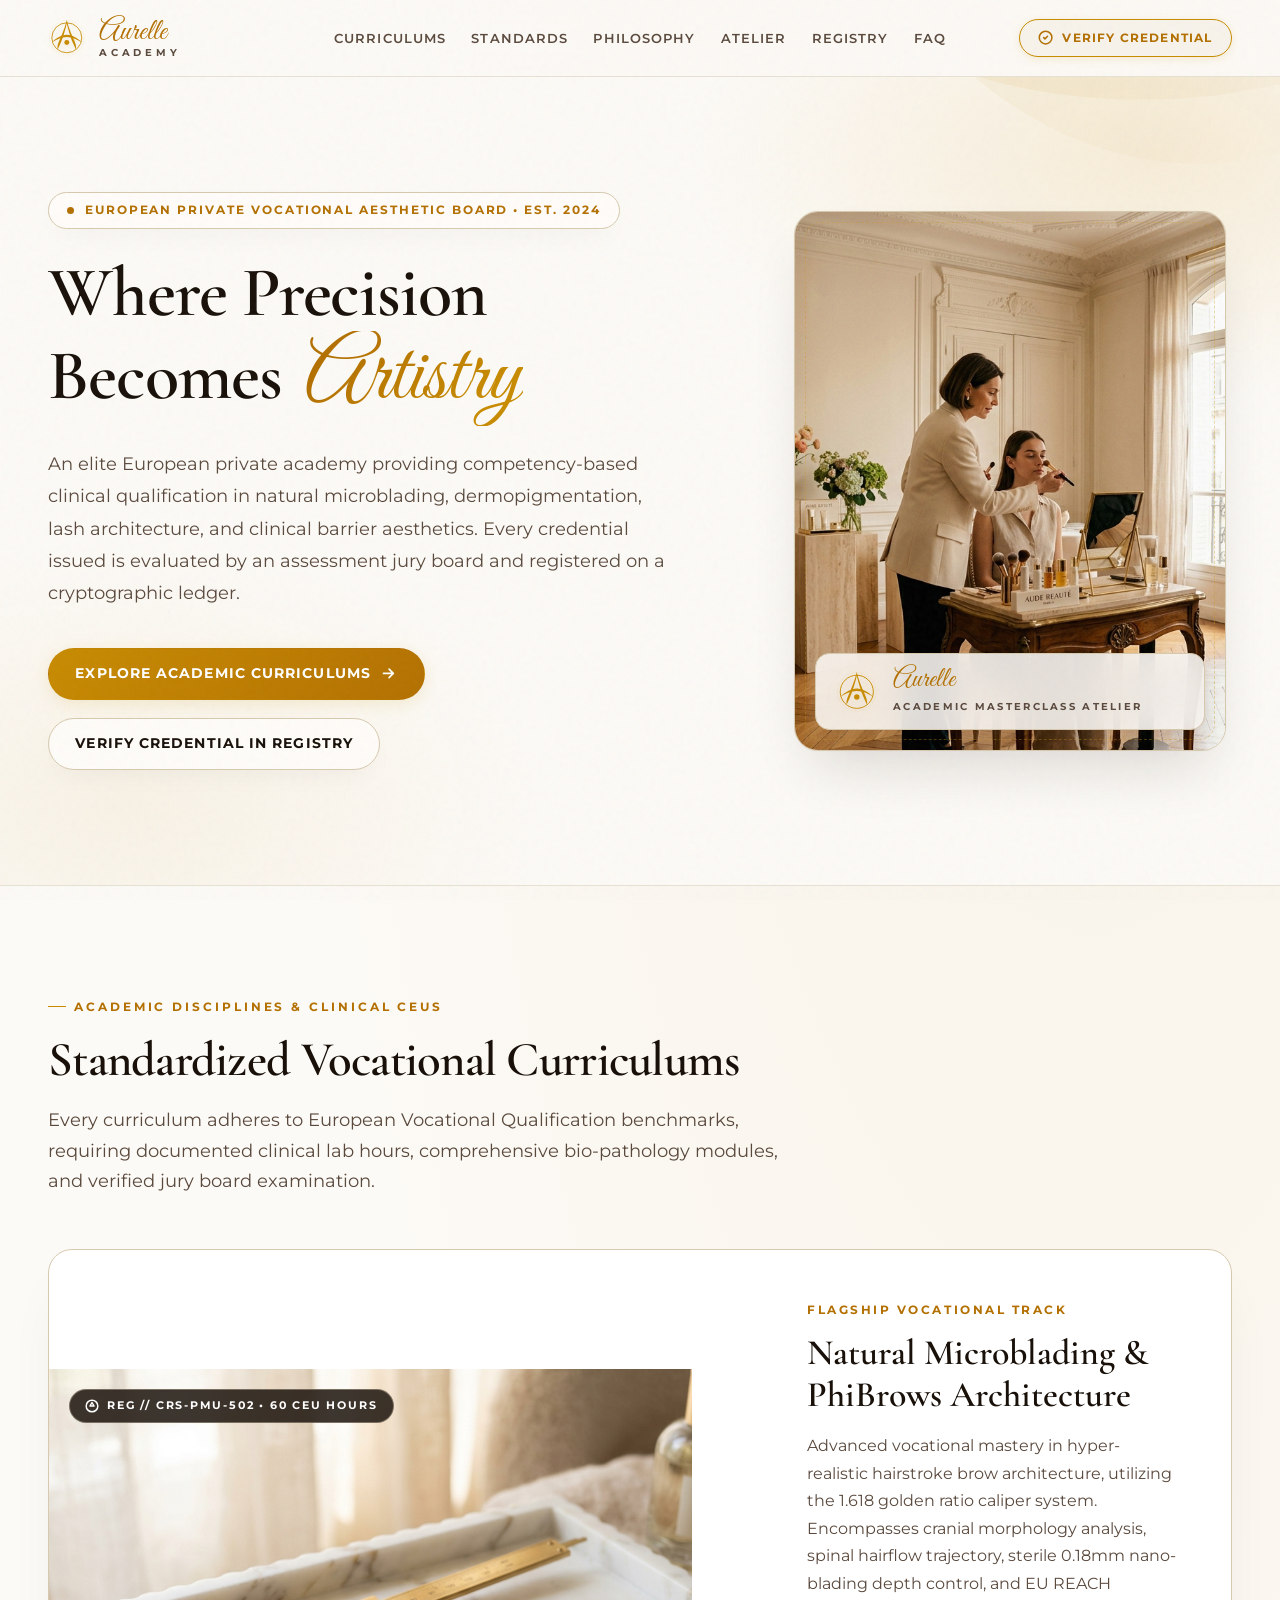
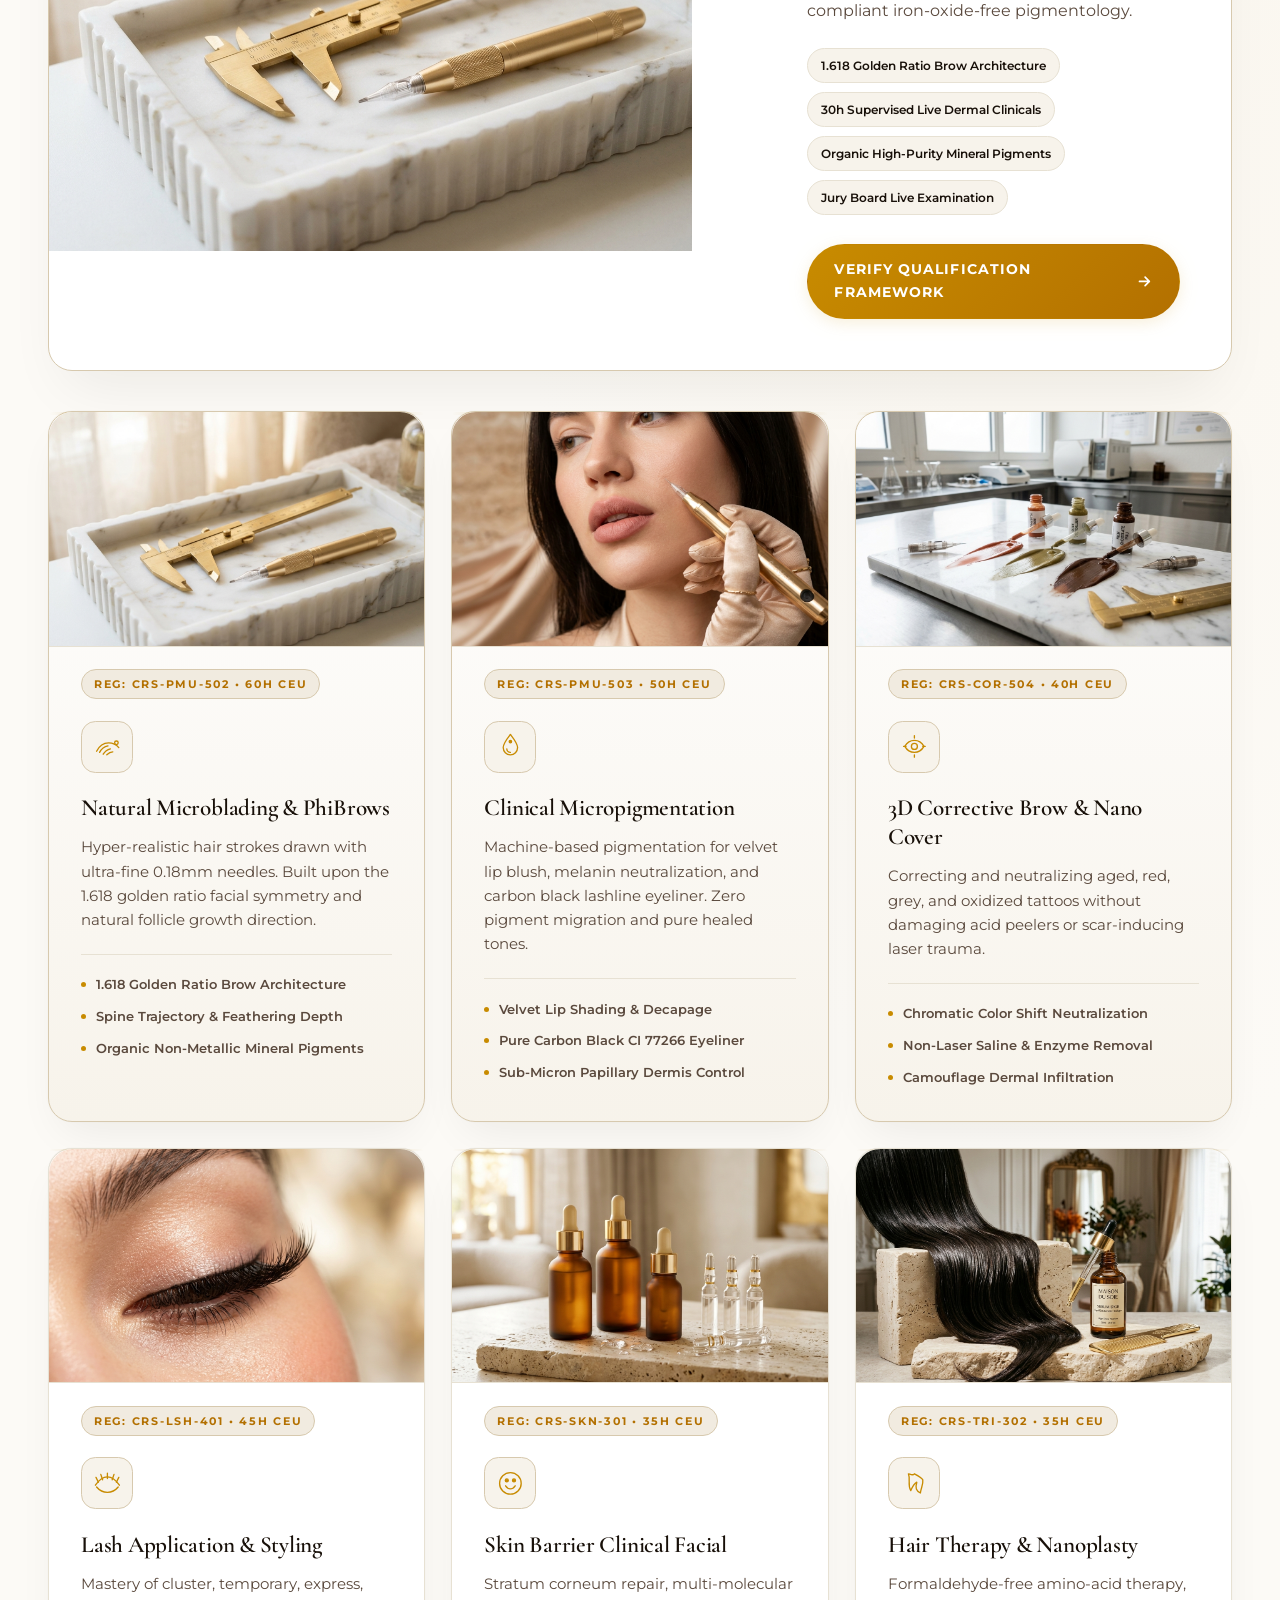
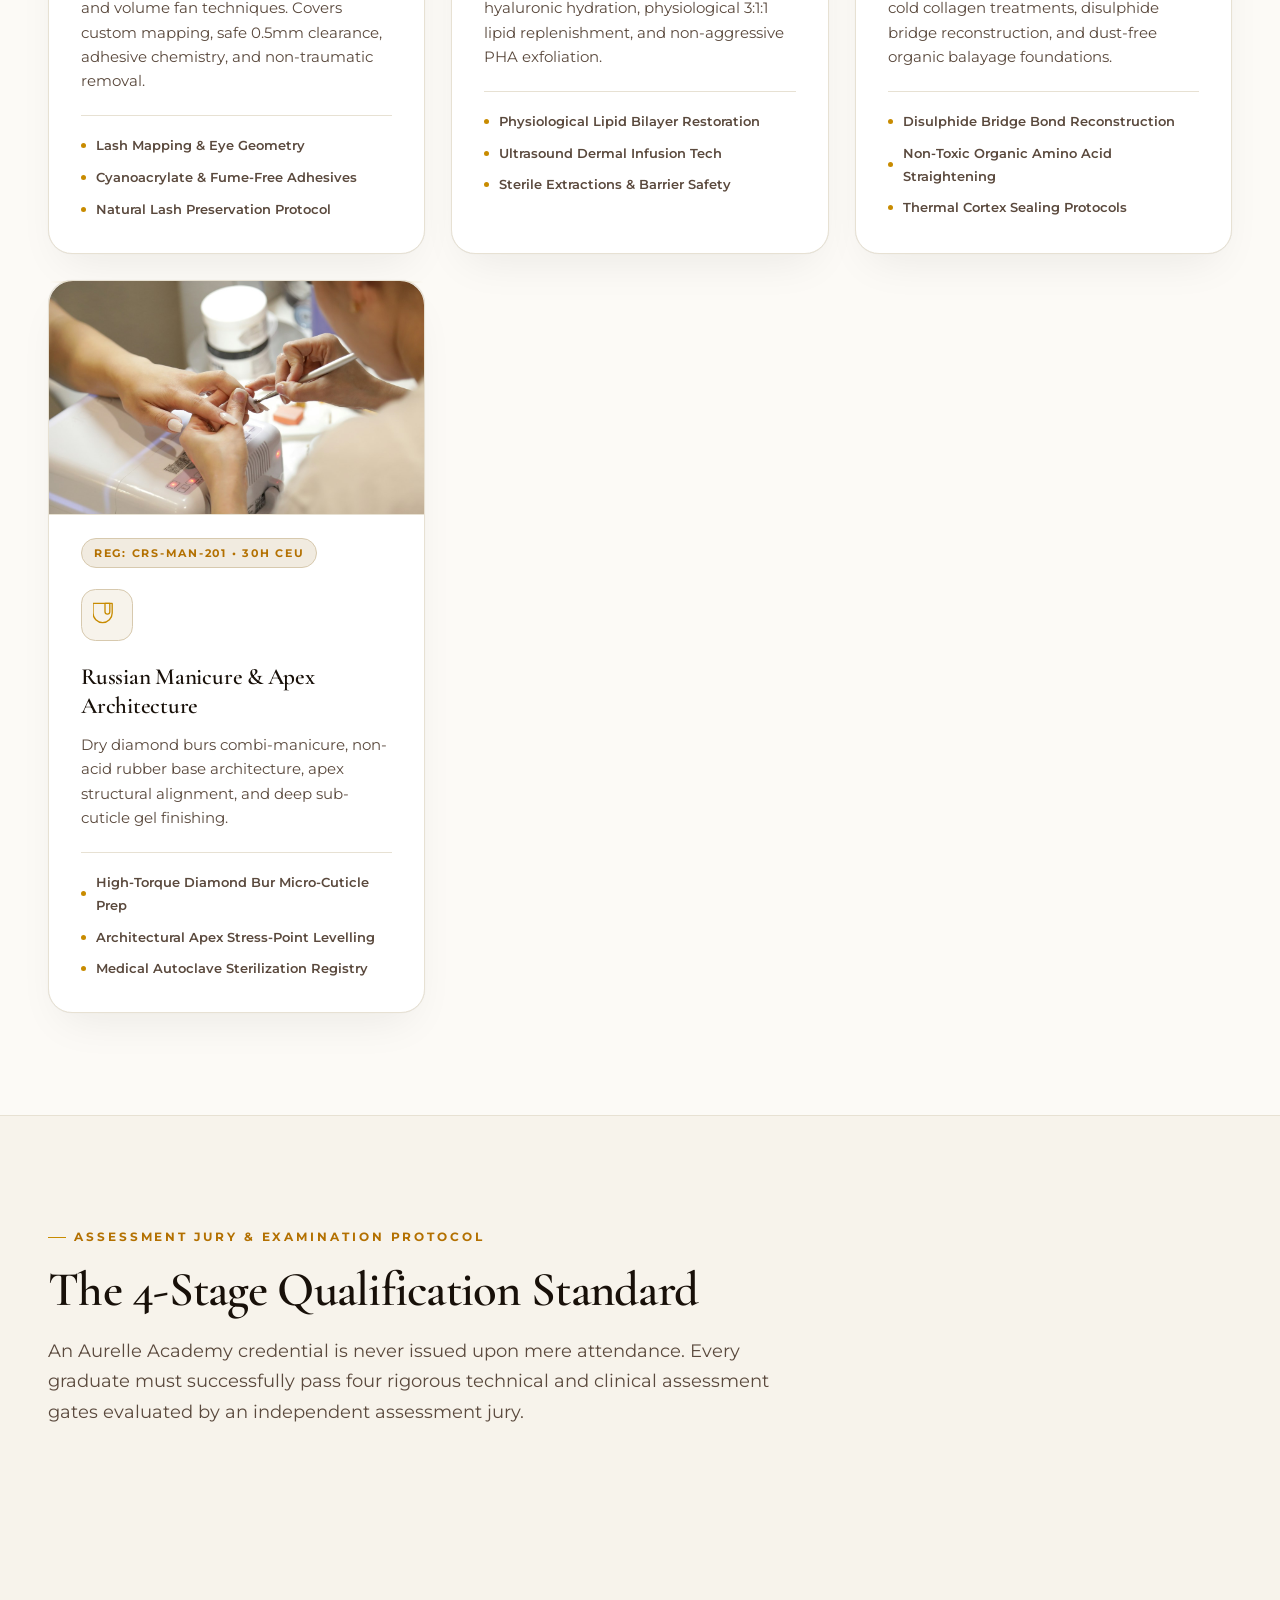
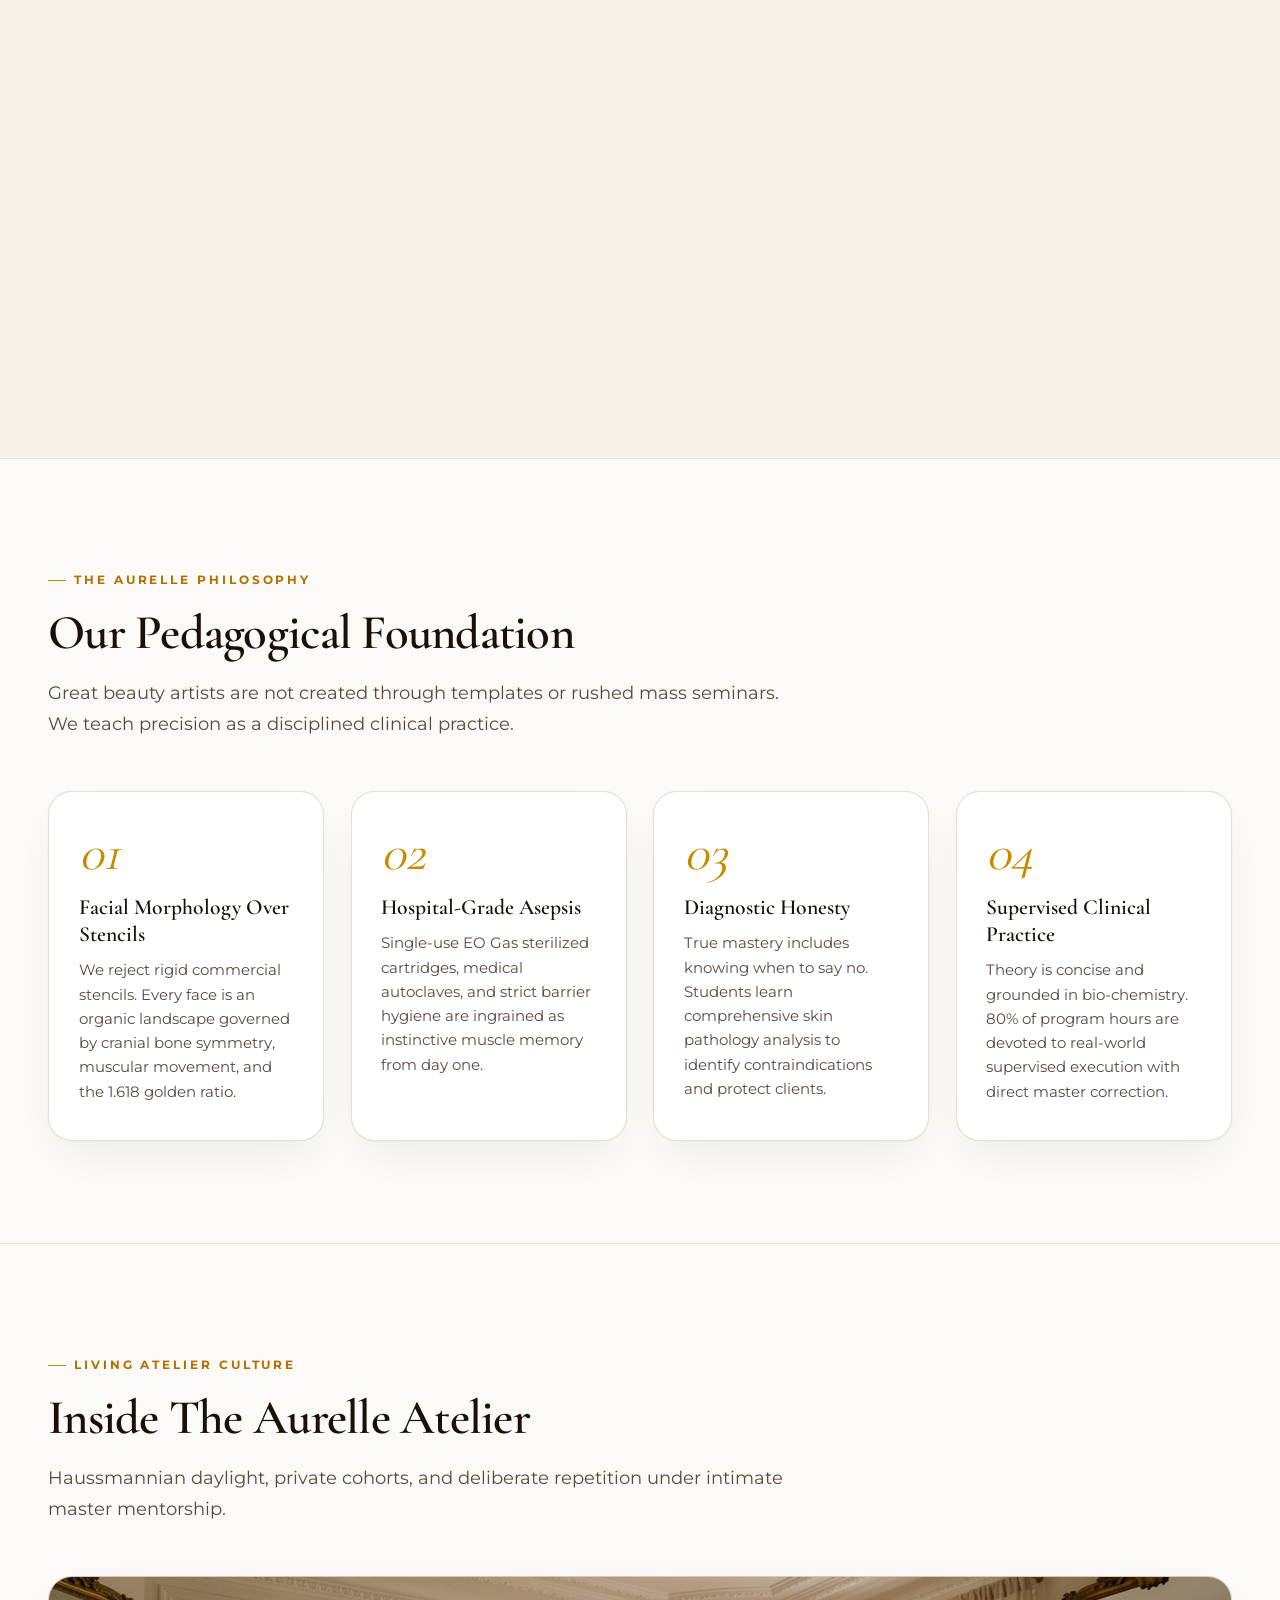
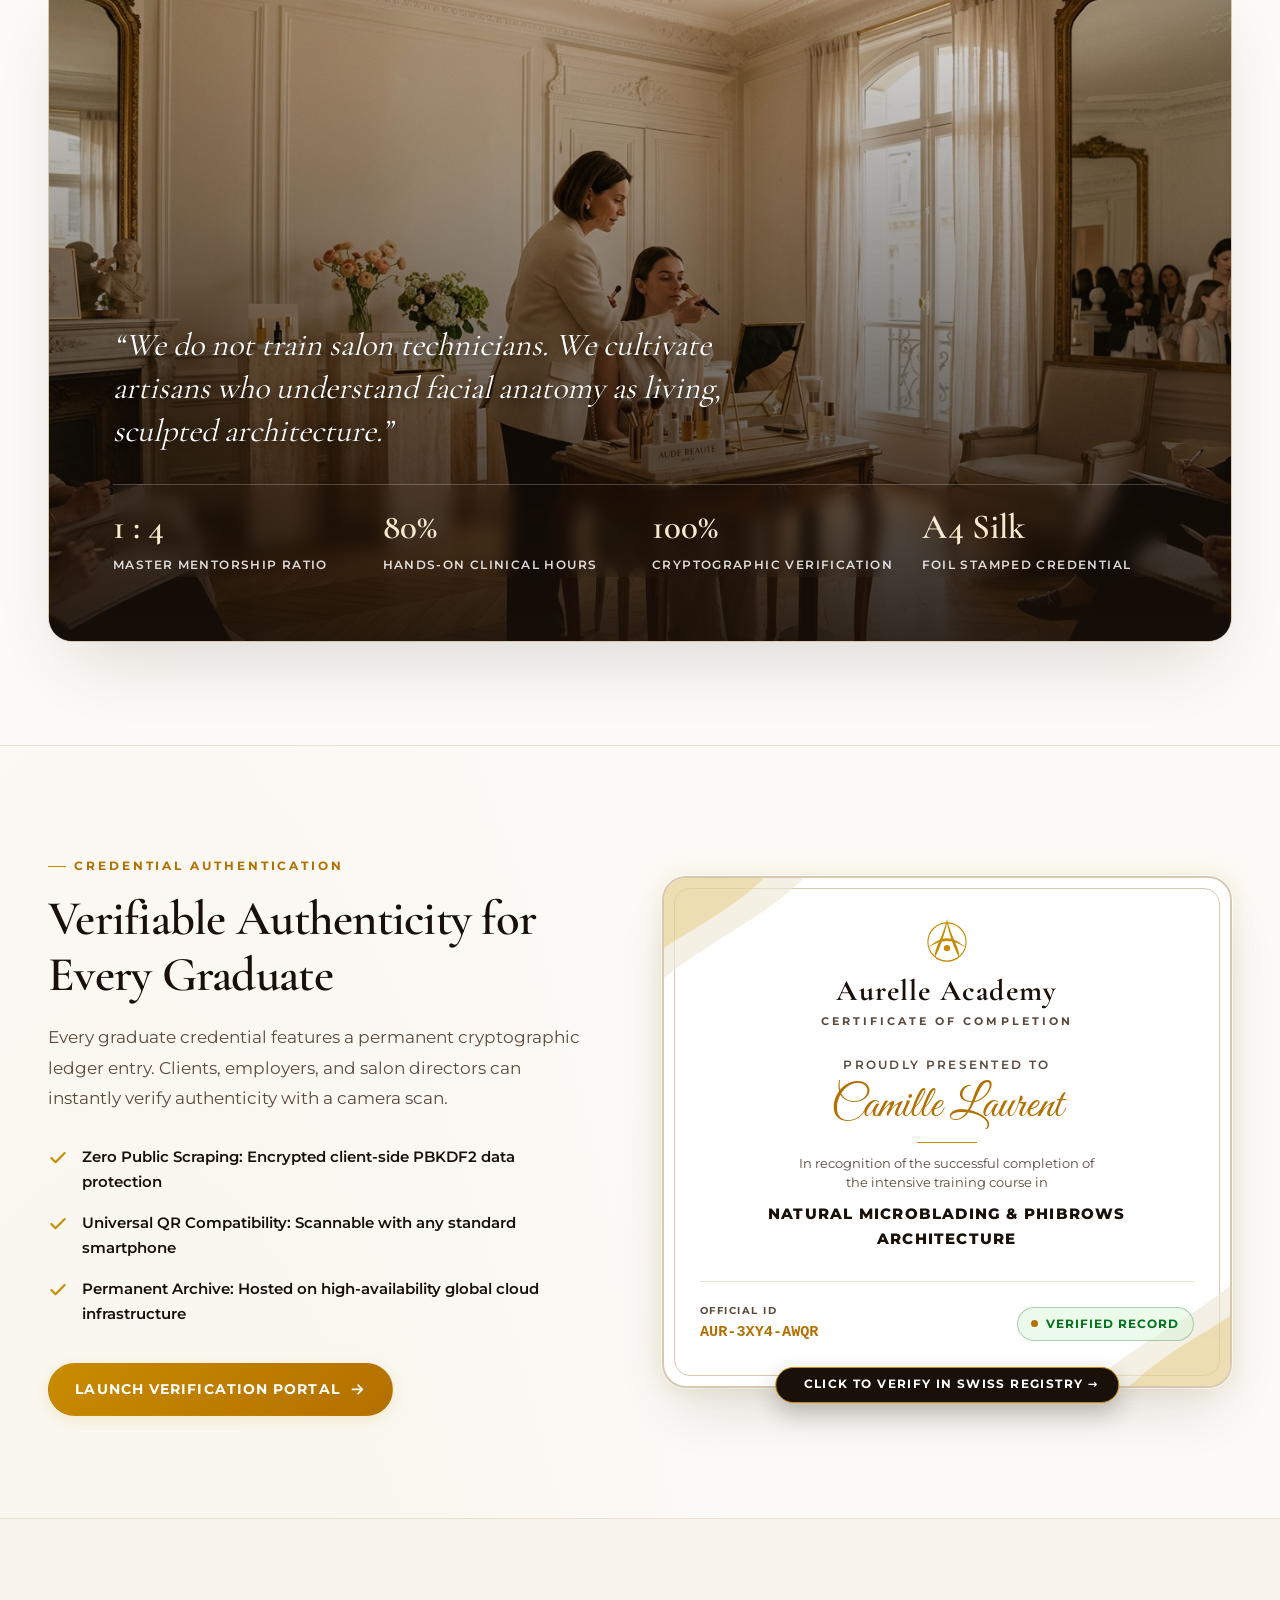
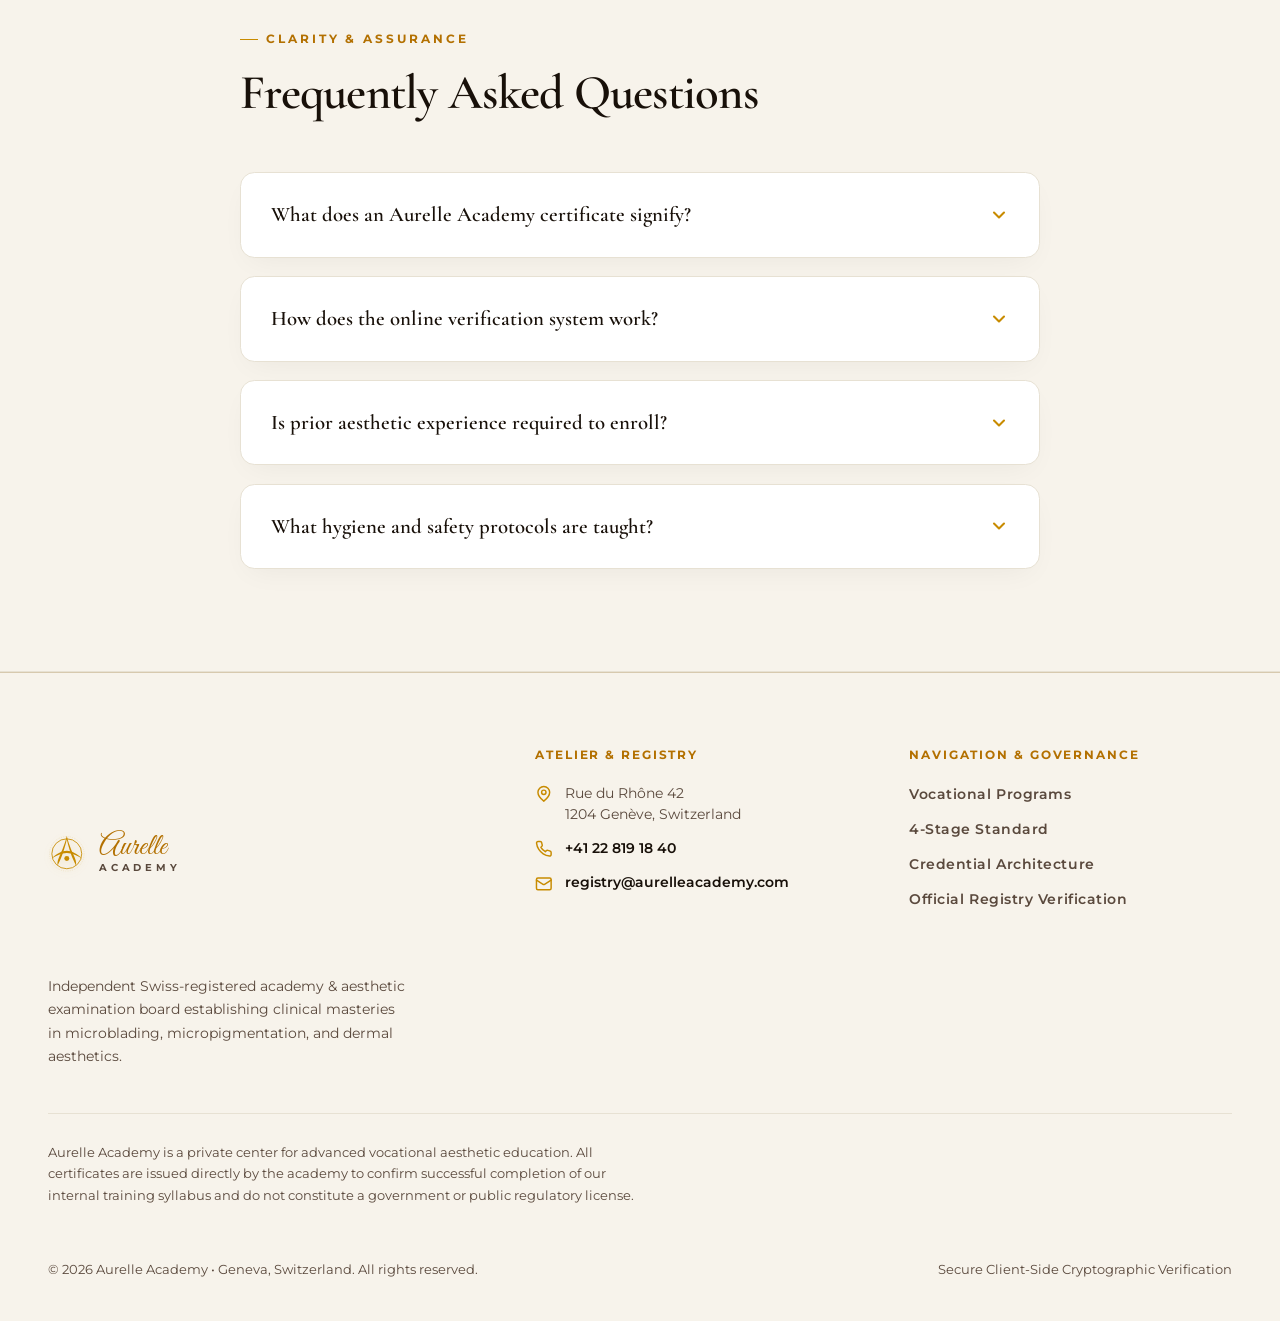
<file: index.html>
<!DOCTYPE html>
<html lang="en" dir="ltr">
<head>
  <meta charset="UTF-8">
  <meta name="viewport" content="width=device-width, initial-scale=1">
  <title>Aurelle Academy | Center for Advanced Aesthetic &amp; Beauty Training</title>
  <meta name="description" content="Aurelle Academy offers professional, hands-on clinical beauty education in lash application, microblading, micropigmentation, skin therapy, and nail architecture. Every certificate is verifiable online.">
  <meta name="theme-color" content="#fdfcfb">
  <meta property="og:title" content="Aurelle Academy | Professional Aesthetic Training">
  <meta property="og:description" content="Master-level aesthetic programs with clinical hygiene standards. Every graduate credential features instant cryptographic online verification.">
  <meta property="og:type" content="website">
  <meta property="og:url" content="https://aurelleacademy.github.io/">
  <meta property="og:image" content="https://aurelleacademy.github.io/assets/img/og-image.png">
  <meta name="twitter:card" content="summary_large_image">
  <link rel="icon" href="assets/img/favicon.svg" type="image/svg+xml">
  <link rel="preload" href="assets/fonts/cormorant-var.woff2" as="font" type="font/woff2" crossorigin>
  <link rel="preload" href="assets/fonts/montserrat-var.woff2" as="font" type="font/woff2" crossorigin>
  <link rel="preload" href="assets/fonts/great-vibes.woff2" as="font" type="font/woff2" crossorigin>
  <link rel="stylesheet" href="assets/css/core.css">
  <link rel="stylesheet" href="assets/css/components.css">
  <link rel="stylesheet" href="assets/css/home.css">
  <script src="assets/js/lenis.min.js"></script>
</head>
<body>
  <div class="grain-overlay" aria-hidden="true"></div>
  <a class="skip-link" href="#main">Skip to main content</a>

  <!-- Header -->
  <header class="site-header">
    <div class="container site-header__row">
      <a class="wordmark" href="./" aria-label="Aurelle Academy Home">
        <svg class="wordmark__mark" viewBox="0 0 100 100" fill="none" aria-hidden="true">
          <circle cx="50" cy="50" r="46" stroke="currentColor" stroke-opacity="0.32" stroke-width="1.1" stroke-dasharray="2 3"/>
          <circle cx="50" cy="50" r="39.8" stroke="currentColor" stroke-width="2.3"/>
          <circle cx="50" cy="62.7" r="6.6" fill="currentColor"/>
          <path d="M 50,1.8 C 49,9 41.5,32 32.5,52 C 27.5,63 23.5,73 25.5,80.5 C 26.2,80.5 28.5,75 33,65 C 40,49 47,26 50,11 C 53,26 60,49 67,65 C 71.5,75 73.8,80.5 74.5,80.5 C 76.5,73 72.5,63 67.5,52 C 58.5,32 51,9 50,1.8 Z" fill="currentColor"/>
          <path d="M 9.5,62.5 C 23,51 35.5,42.2 50,42.2 C 64.5,42.2 77,51 90.5,62.5 C 78,54.5 64.5,47.8 50,47.8 C 35.5,47.8 22,54.5 9.5,62.5 Z" fill="currentColor"/>
        </svg>
        <span class="wordmark__text">
          <span class="wordmark__name">Aurelle</span>
          <span class="wordmark__sub">Academy</span>
        </span>
      </a>
      <nav class="nav" aria-label="Primary Navigation">
        <a href="#programs">Curriculums</a>
        <a href="#qualification">Standards</a>
        <a href="#approach">Philosophy</a>
        <a href="#atelier">Atelier</a>
        <a href="#credentials">Registry</a>
        <a href="#faq">FAQ</a>
        <a href="#contact" data-contact-link hidden>Contact</a>
      </nav>
      <div class="site-header__action">
        <a class="nav-verify-btn" href="verify/">
          <svg viewBox="0 0 24 24" fill="none" stroke="currentColor" stroke-width="2.4" stroke-linecap="round" stroke-linejoin="round" aria-hidden="true"><circle cx="12" cy="12" r="10"/><path d="m9 12 2 2 4-4"/></svg>
          Verify Credential
        </a>
      </div>
    </div>
  </header>

  <main id="main">
    <!-- Hero Section -->
    <section class="hero" aria-labelledby="hero-title">
      <!-- Background Fluid Silk Waves -->
      <svg class="hero__backdrop-wave" viewBox="0 0 600 450" fill="none" aria-hidden="true">
        <path d="M150 0 C250 80, 420 120, 600 60 L600 0 Z" fill="url(#waveGrad1)" opacity="0.6"/>
        <path d="M220 0 C320 140, 480 180, 600 110 L600 0 Z" fill="url(#waveGrad2)" opacity="0.4"/>
        <defs>
          <linearGradient id="waveGrad1" x1="150" y1="0" x2="600" y2="120" gradientUnits="userSpaceOnUse">
            <stop offset="0%" stop-color="#dfbb5a" stop-opacity="0.3"/>
            <stop offset="100%" stop-color="#c2942d" stop-opacity="0.05"/>
          </linearGradient>
          <linearGradient id="waveGrad2" x1="220" y1="0" x2="600" y2="180" gradientUnits="userSpaceOnUse">
            <stop offset="0%" stop-color="#c2942d" stop-opacity="0.25"/>
            <stop offset="100%" stop-color="#dfbb5a" stop-opacity="0.02"/>
          </linearGradient>
        </defs>
      </svg>

      <div class="container hero__grid">
        <div class="hero__copy">
          <div class="hero__badge">
            <span class="pulse-dot" aria-hidden="true"></span>
            <span>European Private Vocational Aesthetic Board &bull; Est. 2024</span>
          </div>
          <h1 id="hero-title" class="hero__title">
            Where Precision Becomes <span class="script">Artistry</span>
          </h1>
          <p class="hero__lead">
            An elite European private academy providing competency-based clinical qualification in natural microblading, dermopigmentation, lash architecture, and clinical barrier aesthetics. Every credential issued is evaluated by an assessment jury board and registered on a cryptographic ledger.
          </p>
          <div class="hero__actions">
            <a class="btn btn--gold" href="#programs">
              Explore Academic Curriculums
              <svg viewBox="0 0 24 24" fill="none" stroke="currentColor" stroke-width="2.4" stroke-linecap="round" stroke-linejoin="round" aria-hidden="true">
                <path d="M5 12h14M13 6l6 6-6 6"/>
              </svg>
            </a>
            <a class="btn btn--ghost" href="verify/">
              Verify Credential in Registry
            </a>
          </div>
        </div>

        <!-- Academic Masterclass Atelier Showcase -->
        <div class="hero__art" aria-hidden="true">
          <div class="hero__art-card">
            <img class="hero__photo" src="assets/img/masterclass-atelier-live.jpg" alt="Aurelle Academy Parisian Masterclass and Clinical Training Session" width="600" height="750">
            <div class="hero__emblem-badge">
              <svg class="hero__emblem-lg" viewBox="0 0 100 100" fill="none">
                <circle cx="50" cy="50" r="46" stroke="currentColor" stroke-opacity="0.32" stroke-width="1.1" stroke-dasharray="2 3"/>
                <circle cx="50" cy="50" r="39.8" stroke="currentColor" stroke-width="2.3"/>
                <circle cx="50" cy="62.7" r="6.6" fill="currentColor"/>
                <path d="M 50,1.8 C 49,9 41.5,32 32.5,52 C 27.5,63 23.5,73 25.5,80.5 C 26.2,80.5 28.5,75 33,65 C 40,49 47,26 50,11 C 53,26 60,49 67,65 C 71.5,75 73.8,80.5 74.5,80.5 C 76.5,73 72.5,63 67.5,52 C 58.5,32 51,9 50,1.8 Z" fill="currentColor"/>
                <path d="M 9.5,62.5 C 23,51 35.5,42.2 50,42.2 C 64.5,42.2 77,51 90.5,62.5 C 78,54.5 64.5,47.8 50,47.8 C 35.5,47.8 22,54.5 9.5,62.5 Z" fill="currentColor"/>
              </svg>
              <div class="hero__badge-text">
                <span class="hero__brand-callout">Aurelle</span>
                <span class="hero__sub-callout">Academic Masterclass Atelier</span>
              </div>
            </div>
          </div>
        </div>
      </div>
    </section>

    <!-- Programs Atlas Section -->
    <section id="programs" class="section" aria-labelledby="programs-title">
      <div class="container">
        <div class="section__header">
          <span class="eyebrow">Academic Disciplines &amp; Clinical CEUs</span>
          <h2 id="programs-title" class="section__title">Standardized Vocational Curriculums</h2>
          <p class="section__lead">
            Every curriculum adheres to European Vocational Qualification benchmarks, requiring documented clinical lab hours, comprehensive bio-pathology modules, and verified jury board examination.
          </p>
        </div>

        <!-- Signature Discipline Editorial Feature -->
        <div class="signature-editorial" data-reveal>
          <div class="signature-editorial__visual">
            <img class="signature-editorial__photo" src="assets/img/program-microblading.jpg" alt="Master Microblading and PhiBrows Architecture Caliper Measurement" loading="lazy" width="800" height="600">
            <span class="signature-editorial__pill">
              <svg viewBox="0 0 24 24" width="14" height="14" fill="none" stroke="currentColor" stroke-width="2.5" stroke-linecap="round" stroke-linejoin="round" aria-hidden="true"><circle cx="12" cy="12" r="10"/><polygon points="12 6 15.5 12 8.5 12"/></svg>
              REG // CRS-PMU-502 &bull; 60 CEU HOURS
            </span>
          </div>
          <div class="signature-editorial__content">
            <span class="signature-editorial__eyebrow">Flagship Vocational Track</span>
            <h3 class="signature-editorial__title">Natural Microblading &amp; PhiBrows Architecture</h3>
            <p class="signature-editorial__lead">
              Advanced vocational mastery in hyper-realistic hairstroke brow architecture, utilizing the 1.618 golden ratio caliper system. Encompasses cranial morphology analysis, spinal hairflow trajectory, sterile 0.18mm nano-blading depth control, and EU REACH compliant iron-oxide-free pigmentology.
            </p>
            <div class="signature-editorial__tags">
              <span class="signature-editorial__tag">1.618 Golden Ratio Brow Architecture</span>
              <span class="signature-editorial__tag">30h Supervised Live Dermal Clinicals</span>
              <span class="signature-editorial__tag">Organic High-Purity Mineral Pigments</span>
              <span class="signature-editorial__tag">Jury Board Live Examination</span>
            </div>
            <a class="btn btn--gold" href="#credentials">
              Verify Qualification Framework
              <svg viewBox="0 0 24 24" fill="none" stroke="currentColor" stroke-width="2.4" stroke-linecap="round" stroke-linejoin="round" aria-hidden="true">
                <path d="M5 12h14M13 6l6 6-6 6"/>
              </svg>
            </a>
          </div>
        </div>

        <div class="grid grid--programs">
          <!-- Program 1: Microblading -->
          <article class="card program program--featured" data-reveal>
            <div class="program__thumb">
              <img src="assets/img/program-microblading.jpg" alt="Natural Microblading and PhiBrows Architecture" loading="lazy" width="600" height="375">
            </div>
            <div class="program__badge">REG: CRS-PMU-502 &bull; 60h CEU</div>
            <div class="program__icon-wrap">
              <svg class="program__icon" viewBox="0 0 48 48" fill="none" stroke="currentColor" stroke-width="2.2" stroke-linecap="round" stroke-linejoin="round" aria-hidden="true">
                <path d="M6 32c5-10 12-14 20-14s13 3 17 8"/>
                <path d="M11 34c3-6 8-10 14-11M17 37c3-5 8-8 12-9M23 38c3-3 7-5 10-5"/>
                <circle cx="39" cy="18" r="3"/>
              </svg>
            </div>
            <h3 class="program__title">Natural Microblading &amp; PhiBrows</h3>
            <p class="program__desc">
              Hyper-realistic hair strokes drawn with ultra-fine 0.18mm needles. Built upon the 1.618 golden ratio facial symmetry and natural follicle growth direction.
            </p>
            <ul class="program__features">
              <li>1.618 Golden Ratio Brow Architecture</li>
              <li>Spine Trajectory &amp; Feathering Depth</li>
              <li>Organic Non-Metallic Mineral Pigments</li>
            </ul>
          </article>

          <!-- Program 2: Micropigmentation -->
          <article class="card program program--featured" data-reveal>
            <div class="program__thumb">
              <img src="assets/img/program-pmu.jpg" alt="Clinical Micropigmentation Rotary Device and Lip Blush" loading="lazy" width="600" height="375">
            </div>
            <div class="program__badge">REG: CRS-PMU-503 &bull; 50h CEU</div>
            <div class="program__icon-wrap">
              <svg class="program__icon" viewBox="0 0 48 48" fill="none" stroke="currentColor" stroke-width="2.2" stroke-linecap="round" stroke-linejoin="round" aria-hidden="true">
                <path d="M24 4c7 9 12 15 12 22a12 12 0 1 1-24 0c0-7 5-13 12-22Z"/>
                <path d="M18 28a6 6 0 0 0 6 6"/>
                <circle cx="24" cy="16" r="2" fill="currentColor"/>
              </svg>
            </div>
            <h3 class="program__title">Clinical Micropigmentation</h3>
            <p class="program__desc">
              Machine-based pigmentation for velvet lip blush, melanin neutralization, and carbon black lashline eyeliner. Zero pigment migration and pure healed tones.
            </p>
            <ul class="program__features">
              <li>Velvet Lip Shading &amp; Decapage</li>
              <li>Pure Carbon Black CI 77266 Eyeliner</li>
              <li>Sub-Micron Papillary Dermis Control</li>
            </ul>
          </article>

          <!-- Program 3: Corrective PMU & Cover-Up -->
          <article class="card program program--featured" data-reveal>
            <div class="program__thumb">
              <img src="assets/img/program-corrective.jpg" alt="Corrective Brow and Nano Cover Pigmentology" loading="lazy" width="600" height="375">
            </div>
            <div class="program__badge">REG: CRS-COR-504 &bull; 40h CEU</div>
            <div class="program__icon-wrap">
              <svg class="program__icon" viewBox="0 0 48 48" fill="none" stroke="currentColor" stroke-width="2.2" stroke-linecap="round" stroke-linejoin="round" aria-hidden="true">
                <path d="M8 24c4-7 10-10 16-10s12 3 16 10c-4 7-10 10-16 10S12 31 8 24Z"/>
                <circle cx="24" cy="24" r="5"/>
                <path d="M24 6v4M24 38v4M6 24h4M38 24h4"/>
              </svg>
            </div>
            <h3 class="program__title">3D Corrective Brow &amp; Nano Cover</h3>
            <p class="program__desc">
              Correcting and neutralizing aged, red, grey, and oxidized tattoos without damaging acid peelers or scar-inducing laser trauma.
            </p>
            <ul class="program__features">
              <li>Chromatic Color Shift Neutralization</li>
              <li>Non-Laser Saline &amp; Enzyme Removal</li>
              <li>Camouflage Dermal Infiltration</li>
            </ul>
          </article>

          <!-- Program 4: Lash -->
          <article class="card program" data-reveal>
            <div class="program__thumb">
              <img src="assets/img/program-lash.jpg" alt="Couture Lash Architecture and Volume Styling" loading="lazy" width="600" height="375">
            </div>
            <div class="program__badge">REG: CRS-LSH-401 &bull; 45h CEU</div>
            <div class="program__icon-wrap">
              <svg class="program__icon" viewBox="0 0 48 48" fill="none" stroke="currentColor" stroke-width="2.2" stroke-linecap="round" stroke-linejoin="round" aria-hidden="true">
                <path d="M4 27c6-9 13-14 20-14s14 5 20 14"/>
                <path d="M9 22 5 14M16 18l-3-9M24 16v-9M32 18l3-9M39 22l4-8"/>
                <path d="M6 30c5 6 11 9 18 9s13-3 18-9"/>
              </svg>
            </div>
            <h3 class="program__title">Lash Application &amp; Styling</h3>
            <p class="program__desc">
              Mastery of cluster, temporary, express, and volume fan techniques. Covers custom mapping, safe 0.5mm clearance, adhesive chemistry, and non-traumatic removal.
            </p>
            <ul class="program__features">
              <li>Lash Mapping &amp; Eye Geometry</li>
              <li>Cyanoacrylate &amp; Fume-Free Adhesives</li>
              <li>Natural Lash Preservation Protocol</li>
            </ul>
          </article>

          <!-- Program 5: Clinical Facial -->
          <article class="card program" data-reveal>
            <div class="program__thumb">
              <img src="assets/img/program-skincare.jpg" alt="Skin Barrier Clinical Facial Therapy" loading="lazy" width="600" height="375">
            </div>
            <div class="program__badge">REG: CRS-SKN-301 &bull; 35h CEU</div>
            <div class="program__icon-wrap">
              <svg class="program__icon" viewBox="0 0 48 48" fill="none" stroke="currentColor" stroke-width="2.2" stroke-linecap="round" stroke-linejoin="round" aria-hidden="true">
                <circle cx="24" cy="24" r="18"/>
                <path d="M16 28c2 3 5 5 8 5s6-2 8-5"/>
                <circle cx="18" cy="19" r="2.5" fill="currentColor"/>
                <circle cx="30" cy="19" r="2.5" fill="currentColor"/>
              </svg>
            </div>
            <h3 class="program__title">Skin Barrier Clinical Facial</h3>
            <p class="program__desc">
              Stratum corneum repair, multi-molecular hyaluronic hydration, physiological 3:1:1 lipid replenishment, and non-aggressive PHA exfoliation.
            </p>
            <ul class="program__features">
              <li>Physiological Lipid Bilayer Restoration</li>
              <li>Ultrasound Dermal Infusion Tech</li>
              <li>Sterile Extractions &amp; Barrier Safety</li>
            </ul>
          </article>

          <!-- Program 6: Hair Therapy -->
          <article class="card program" data-reveal>
            <div class="program__thumb">
              <img src="assets/img/program-hair.jpg" alt="Hair Therapy and Amino Acid Nanoplasty" loading="lazy" width="600" height="375">
            </div>
            <div class="program__badge">REG: CRS-TRI-302 &bull; 35h CEU</div>
            <div class="program__icon-wrap">
              <svg class="program__icon" viewBox="0 0 48 48" fill="none" stroke="currentColor" stroke-width="2.2" stroke-linecap="round" stroke-linejoin="round" aria-hidden="true">
                <path d="M14 8c4 10-2 18 4 28 3-7 6-12 10-14-3 10-1 14 6 18 1-9 5-14 4-22-2-4-8-7-14-10-3 4-8 0-10 0Z"/>
              </svg>
            </div>
            <h3 class="program__title">Hair Therapy &amp; Nanoplasty</h3>
            <p class="program__desc">
              Formaldehyde-free amino-acid therapy, cold collagen treatments, disulphide bridge reconstruction, and dust-free organic balayage foundations.
            </p>
            <ul class="program__features">
              <li>Disulphide Bridge Bond Reconstruction</li>
              <li>Non-Toxic Organic Amino Acid Straightening</li>
              <li>Thermal Cortex Sealing Protocols</li>
            </ul>
          </article>

          <!-- Program 7: Russian Manicure -->
          <article class="card program" data-reveal>
            <div class="program__thumb">
              <img src="assets/img/program-manicure.jpg" alt="Russian Hardware Manicure and Apex Architecture" loading="lazy" width="600" height="375">
            </div>
            <div class="program__badge">REG: CRS-MAN-201 &bull; 30h CEU</div>
            <div class="program__icon-wrap">
              <svg class="program__icon" viewBox="0 0 48 48" fill="none" stroke="currentColor" stroke-width="2.2" stroke-linecap="round" stroke-linejoin="round" aria-hidden="true">
                <path d="M16 4h16v16c0 8.84-7.16 16-16 16s-16-7.16-16-16V4h16Z"/>
                <path d="M20 18a4 4 0 0 0 8 0V4H20v14Z"/>
              </svg>
            </div>
            <h3 class="program__title">Russian Manicure &amp; Apex Architecture</h3>
            <p class="program__desc">
              Dry diamond burs combi-manicure, non-acid rubber base architecture, apex structural alignment, and deep sub-cuticle gel finishing.
            </p>
            <ul class="program__features">
              <li>High-Torque Diamond Bur Micro-Cuticle Prep</li>
              <li>Architectural Apex Stress-Point Levelling</li>
              <li>Medical Autoclave Sterilization Registry</li>
            </ul>
          </article>
        </div>
      </div>
    </section>

    <!-- Credential Qualification Standard Section (The 4-Stage Mastery Framework) -->
    <section id="qualification" class="section section--alt" aria-labelledby="qualification-title">
      <div class="container">
        <div class="section__header">
          <span class="eyebrow">Assessment Jury &amp; Examination Protocol</span>
          <h2 id="qualification-title" class="section__title">The 4-Stage Qualification Standard</h2>
          <p class="section__lead">
            An Aurelle Academy credential is never issued upon mere attendance. Every graduate must successfully pass four rigorous technical and clinical assessment gates evaluated by an independent assessment jury.
          </p>
        </div>

        <div class="qualification-grid">
          <div class="qual-card" data-reveal>
            <div class="qual-card__badge">GATE 01</div>
            <h3 class="qual-card__title">Bio-Pathology &amp; Asepsis</h3>
            <p class="qual-card__desc">
              Written and laboratory verification covering bloodborne pathogens, ethylene oxide (EO Gas) cartridge sterility, skin histology, and clinical contraindication triage.
            </p>
            <div class="qual-card__metric">
              <span>Standard:</span> 100% Medical Compliance
            </div>
          </div>

          <div class="qual-card" data-reveal>
            <div class="qual-card__badge">GATE 02</div>
            <h3 class="qual-card__title">Morphology &amp; Golden Ratio</h3>
            <p class="qual-card__desc">
              Millimeter-precise architectural drafting without stencils. Mastery of cranial bone structure, 1.618 facial proportion calipers, and spine hair-flow trajectory.
            </p>
            <div class="qual-card__metric">
              <span>Tolerance:</span> &lt; 0.5mm Anatomical Variance
            </div>
          </div>

          <div class="qual-card" data-reveal>
            <div class="qual-card__badge">GATE 03</div>
            <h3 class="qual-card__title">Supervised Clinical Execution</h3>
            <p class="qual-card__desc">
              Hands-on execution on real models under uninterrupted master surveillance. Evaluates tension control, needle depth consistency, and zero tissue trauma.
            </p>
            <div class="qual-card__metric">
              <span>Requirement:</span> Documented Clinical Cases
            </div>
          </div>

          <div class="qual-card" data-reveal>
            <div class="qual-card__badge">GATE 04</div>
            <h3 class="qual-card__title">Jury Board Ledger Seal</h3>
            <p class="qual-card__desc">
              Final blinded portfolio review by the Assessment Jury. Upon unanimous sign-off, the credential is cryptographic hash-sealed and permanently published to the registry.
            </p>
            <div class="qual-card__metric">
              <span>Issuance:</span> PBKDF2-200K Cryptographic Ledger
            </div>
          </div>
        </div>
      </div>
    </section>

    <!-- Teaching Methodology Section -->
    <section id="approach" class="section" aria-labelledby="approach-title">
      <div class="container">
        <div class="section__header">
          <span class="eyebrow">The Aurelle Philosophy</span>
          <h2 id="approach-title" class="section__title">Our Pedagogical Foundation</h2>
          <p class="section__lead">
            Great beauty artists are not created through templates or rushed mass seminars. We teach precision as a disciplined clinical practice.
          </p>
        </div>

        <div class="pillars-grid">
          <div class="pillar" data-reveal>
            <span class="pillar__num">01</span>
            <h3 class="pillar__title">Facial Morphology Over Stencils</h3>
            <p class="pillar__desc">
              We reject rigid commercial stencils. Every face is an organic landscape governed by cranial bone symmetry, muscular movement, and the 1.618 golden ratio.
            </p>
          </div>

          <div class="pillar" data-reveal>
            <span class="pillar__num">02</span>
            <h3 class="pillar__title">Hospital-Grade Asepsis</h3>
            <p class="pillar__desc">
              Single-use EO Gas sterilized cartridges, medical autoclaves, and strict barrier hygiene are ingrained as instinctive muscle memory from day one.
            </p>
          </div>

          <div class="pillar" data-reveal>
            <span class="pillar__num">03</span>
            <h3 class="pillar__title">Diagnostic Honesty</h3>
            <p class="pillar__desc">
              True mastery includes knowing when to say no. Students learn comprehensive skin pathology analysis to identify contraindications and protect clients.
            </p>
          </div>

          <div class="pillar" data-reveal>
            <span class="pillar__num">04</span>
            <h3 class="pillar__title">Supervised Clinical Practice</h3>
            <p class="pillar__desc">
              Theory is concise and grounded in bio-chemistry. 80% of program hours are devoted to real-world supervised execution with direct master correction.
            </p>
          </div>
        </div>
      </div>
    </section>

    <!-- Inside The Atelier: The Backstage Masterclass -->
    <section id="atelier" class="section section--atelier" aria-labelledby="atelier-title">
      <div class="container">
        <div class="section__header">
          <span class="eyebrow">Living Atelier Culture</span>
          <h2 id="atelier-title" class="section__title">Inside The Aurelle Atelier</h2>
          <p class="section__lead">
            Haussmannian daylight, private cohorts, and deliberate repetition under intimate master mentorship.
          </p>
        </div>

        <div class="atelier-showcase" data-reveal>
          <img class="atelier-showcase__image" src="assets/img/masterclass-atelier-live.jpg" alt="Aurelle Academy Parisian Masterclass Session" loading="lazy" width="1600" height="900">
          <div class="atelier-showcase__overlay">
            <blockquote class="atelier-showcase__quote">
              &ldquo;We do not train salon technicians. We cultivate artisans who understand facial anatomy as living, sculpted architecture.&rdquo;
            </blockquote>
            <div class="atelier-stats">
              <div class="atelier-stat">
                <span class="atelier-stat__number">1 : 4</span>
                <span class="atelier-stat__label">Master Mentorship Ratio</span>
              </div>
              <div class="atelier-stat">
                <span class="atelier-stat__number">80%</span>
                <span class="atelier-stat__label">Hands-On Clinical Hours</span>
              </div>
              <div class="atelier-stat">
                <span class="atelier-stat__number">100%</span>
                <span class="atelier-stat__label">Cryptographic Verification</span>
              </div>
              <div class="atelier-stat">
                <span class="atelier-stat__number">A4 Silk</span>
                <span class="atelier-stat__label">Foil Stamped Credential</span>
              </div>
            </div>
          </div>
        </div>
      </div>
    </section>

    <!-- Credential Verification Section (With Realistic Silk Certificate Mockup) -->
    <section id="credentials" class="section" aria-labelledby="credentials-title">
      <div class="container">
        <div class="credentials__layout">
          <div class="credentials__info">
            <span class="eyebrow">Credential Authentication</span>
            <h2 id="credentials-title" class="section__title">Verifiable Authenticity for Every Graduate</h2>
            <p class="credentials__lead">
              Every graduate credential features a permanent cryptographic ledger entry. Clients, employers, and salon directors can instantly verify authenticity with a camera scan.
            </p>
            <div class="credentials__highlights">
              <div class="highlight-item">
                <svg viewBox="0 0 24 24" fill="none" stroke="currentColor" stroke-width="2.5" stroke-linecap="round" stroke-linejoin="round" aria-hidden="true">
                  <polyline points="20 6 9 17 4 12"></polyline>
                </svg>
                <span>Zero Public Scraping: Encrypted client-side PBKDF2 data protection</span>
              </div>
              <div class="highlight-item">
                <svg viewBox="0 0 24 24" fill="none" stroke="currentColor" stroke-width="2.5" stroke-linecap="round" stroke-linejoin="round" aria-hidden="true">
                  <polyline points="20 6 9 17 4 12"></polyline>
                </svg>
                <span>Universal QR Compatibility: Scannable with any standard smartphone</span>
              </div>
              <div class="highlight-item">
                <svg viewBox="0 0 24 24" fill="none" stroke="currentColor" stroke-width="2.5" stroke-linecap="round" stroke-linejoin="round" aria-hidden="true">
                  <polyline points="20 6 9 17 4 12"></polyline>
                </svg>
                <span>Permanent Archive: Hosted on high-availability global cloud infrastructure</span>
              </div>
            </div>
            <div class="credentials__actions">
              <a class="btn btn--gold" href="verify/">
                Launch Verification Portal
                <svg viewBox="0 0 24 24" fill="none" stroke="currentColor" stroke-width="2.4" stroke-linecap="round" stroke-linejoin="round" aria-hidden="true">
                  <path d="M5 12h14M13 6l6 6-6 6"/>
                </svg>
              </a>
            </div>
          </div>

          <!-- Realistic Silk Ivory Certificate Mockup with 3D Parallax & Specular Glare -->
          <div class="cert-mockup-wrap" data-reveal>
            <a class="cert-mockup-link" href="verify/?id=AUR-3XY4-AWQR" title="Click to verify this authentic certificate in the Swiss Registry">
              <div class="cert-mockup">
                <div class="cert-mockup__shimmer" aria-hidden="true"></div>
                <!-- Corner Ribbon Waves -->
                <svg class="cert-mockup__corner-wave" viewBox="0 0 140 100" fill="none" aria-hidden="true">
                  <path d="M0 0 L140 0 C100 40, 50 60, 0 100 Z" fill="#eee7d5" opacity="0.7"/>
                  <path d="M0 0 L100 0 C70 30, 30 50, 0 70 Z" fill="#dfbb5a" opacity="0.4"/>
                </svg>
                <svg class="cert-mockup__corner-wave-bottom" viewBox="0 0 140 100" fill="none" aria-hidden="true">
                  <path d="M140 100 L0 100 C40 60, 90 40, 140 0 Z" fill="#eee7d5" opacity="0.7"/>
                  <path d="M140 100 L40 100 C70 70, 110 50, 140 30 Z" fill="#dfbb5a" opacity="0.4"/>
                </svg>

                <div class="cert-mockup__header">
                  <svg class="cert-mockup__logo" viewBox="0 0 100 100" fill="none" aria-hidden="true">
                    <circle cx="50" cy="50" r="39.8" stroke="currentColor" stroke-width="2.3"/>
                    <circle cx="50" cy="62.7" r="6.6" fill="currentColor"/>
                    <path d="M 50,1.8 C 49,9 41.5,32 32.5,52 C 27.5,63 23.5,73 25.5,80.5 C 26.2,80.5 28.5,75 33,65 C 40,49 47,26 50,11 C 53,26 60,49 67,65 C 71.5,75 73.8,80.5 74.5,80.5 C 76.5,73 72.5,63 67.5,52 C 58.5,32 51,9 50,1.8 Z" fill="currentColor"/>
                    <path d="M 9.5,62.5 C 23,51 35.5,42.2 50,42.2 C 64.5,42.2 77,51 90.5,62.5 C 78,54.5 64.5,47.8 50,47.8 C 35.5,47.8 22,54.5 9.5,62.5 Z" fill="currentColor"/>
                  </svg>
                  <div class="cert-mockup__title">Aurelle Academy</div>
                  <div class="cert-mockup__subtitle">CERTIFICATE OF COMPLETION</div>
                </div>
                
                <div class="cert-mockup__body">
                  <span class="cert-mockup__present">PROUDLY PRESENTED TO</span>
                  <span class="cert-mockup__student">Camille Laurent</span>
                  <div class="cert-mockup__divider"></div>
                  <p class="cert-mockup__text">
                    In recognition of the successful completion of the intensive training course in
                  </p>
                  <div class="cert-mockup__course">
                    NATURAL MICROBLADING &amp; PHIBROWS ARCHITECTURE
                  </div>
                </div>

                <div class="cert-mockup__footer">
                  <div class="cert-mockup__id-box">
                    <span class="cert-mockup__id-lbl">OFFICIAL ID</span>
                    <span class="cert-mockup__id-val">AUR-3XY4-AWQR</span>
                  </div>
                  <div class="cert-mockup__status">
                    <span class="pulse-dot"></span>
                    <span>VERIFIED RECORD</span>
                  </div>
                </div>
              </div>
              <span class="cert-mockup__inspect-pill">
                <svg viewBox="0 0 24 24" width="13" height="13" fill="none" stroke="currentColor" stroke-width="2.4" stroke-linecap="round" stroke-linejoin="round" aria-hidden="true"><circle cx="11" cy="11" r="8"/><path d="m21 21-4.35-4.35"/></svg>
                <span>Click to Verify in Swiss Registry &rarr;</span>
              </span>
            </a>
          </div>
        </div>
      </div>
    </section>

    <!-- Frequently Asked Questions Section -->
    <section id="faq" class="section section--alt" aria-labelledby="faq-title">
      <div class="container container--narrow">
        <div class="section__header">
          <span class="eyebrow">Clarity &amp; Assurance</span>
          <h2 id="faq-title" class="section__title">Frequently Asked Questions</h2>
        </div>

        <div class="faq-list">
          <details class="faq-item" data-reveal>
            <summary class="faq-item__question">
              <span>What does an Aurelle Academy certificate signify?</span>
              <svg class="faq-item__chevron" viewBox="0 0 24 24" fill="none" stroke="currentColor" stroke-width="2.5" stroke-linecap="round" stroke-linejoin="round" aria-hidden="true">
                <polyline points="6 9 12 15 18 9"></polyline>
              </svg>
            </summary>
            <div class="faq-item__answer">
              <p>
                An Aurelle Academy certificate attests that the graduate has successfully mastered our curriculum, completed hands-on clinical training, and adhered to our strict sanitation and execution standards. It is issued directly by our private academy as a mark of practical competence.
              </p>
            </div>
          </details>

          <details class="faq-item" data-reveal>
            <summary class="faq-item__question">
              <span>How does the online verification system work?</span>
              <svg class="faq-item__chevron" viewBox="0 0 24 24" fill="none" stroke="currentColor" stroke-width="2.5" stroke-linecap="round" stroke-linejoin="round" aria-hidden="true">
                <polyline points="6 9 12 15 18 9"></polyline>
              </svg>
            </summary>
            <div class="faq-item__answer">
              <p>
                Each certificate features a scannable QR code pointing directly to our verification portal alongside an alphanumeric ID (e.g., <code>AUR-J2GA-U9PB</code>). Entering this code retrieves the candidate's verified name, course title, and completion date from an encrypted ledger.
              </p>
            </div>
          </details>

          <details class="faq-item" data-reveal>
            <summary class="faq-item__question">
              <span>Is prior aesthetic experience required to enroll?</span>
              <svg class="faq-item__chevron" viewBox="0 0 24 24" fill="none" stroke="currentColor" stroke-width="2.5" stroke-linecap="round" stroke-linejoin="round" aria-hidden="true">
                <polyline points="6 9 12 15 18 9"></polyline>
              </svg>
            </summary>
            <div class="faq-item__answer">
              <p>
                Foundational tracks like Lash Application and Russian Manicure are designed for both ambitious beginners and practicing stylists seeking precision. Advanced modules such as 3D Brow Cover-Up and Clinical Micropigmentation require preliminary consultation to confirm manual readiness.
              </p>
            </div>
          </details>

          <details class="faq-item" data-reveal>
            <summary class="faq-item__question">
              <span>What hygiene and safety protocols are taught?</span>
              <svg class="faq-item__chevron" viewBox="0 0 24 24" fill="none" stroke="currentColor" stroke-width="2.5" stroke-linecap="round" stroke-linejoin="round" aria-hidden="true">
                <polyline points="6 9 12 15 18 9"></polyline>
              </svg>
            </summary>
            <div class="faq-item__answer">
              <p>
                We practice hospital-grade aseptic techniques. Students learn the handling of single-use ethylene-oxide sterilized cartridge needles, medical autoclave protocols, bloodborne pathogen awareness, and safe hazardous waste management.
              </p>
            </div>
          </details>
        </div>
      </div>
    </section>

    <!-- Dynamic Contact Section (Rendered when site.json is configured) -->
    <section id="contact" class="section" aria-labelledby="contact-title" data-contact-section hidden>
      <div class="container">
        <div class="section__header">
          <span class="eyebrow">Direct Inquiries</span>
          <h2 id="contact-title" class="section__title">Connect with Admissions</h2>
          <p class="section__lead">
            Speak directly with our training coordinators regarding enrollment schedules, cohort sizes, and admission prerequisites.
          </p>
        </div>
        <div class="contact-list" data-contact-list></div>
      </div>
    </section>
  </main>

  <!-- Footer -->
  <footer class="site-footer">
    <div class="container">
      <div class="site-footer__grid">
        <div class="site-footer__brand">
          <a class="wordmark" href="./" aria-label="Aurelle Academy">
            <svg class="wordmark__mark" viewBox="0 0 100 100" fill="none" aria-hidden="true">
              <circle cx="50" cy="50" r="46" stroke="currentColor" stroke-opacity="0.32" stroke-width="1.1" stroke-dasharray="2 3"/>
              <circle cx="50" cy="50" r="39.8" stroke="currentColor" stroke-width="2.3"/>
              <circle cx="50" cy="62.7" r="6.6" fill="currentColor"/>
              <path d="M 50,1.8 C 49,9 41.5,32 32.5,52 C 27.5,63 23.5,73 25.5,80.5 C 26.2,80.5 28.5,75 33,65 C 40,49 47,26 50,11 C 53,26 60,49 67,65 C 71.5,75 73.8,80.5 74.5,80.5 C 76.5,73 72.5,63 67.5,52 C 58.5,32 51,9 50,1.8 Z" fill="currentColor"/>
              <path d="M 9.5,62.5 C 23,51 35.5,42.2 50,42.2 C 64.5,42.2 77,51 90.5,62.5 C 78,54.5 64.5,47.8 50,47.8 C 35.5,47.8 22,54.5 9.5,62.5 Z" fill="currentColor"/>
            </svg>
            <span class="wordmark__text">
              <span class="wordmark__name">Aurelle</span>
              <span class="wordmark__sub">Academy</span>
            </span>
          </a>
          <p class="site-footer__desc">
            Independent Swiss-registered academy &amp; aesthetic examination board establishing clinical masteries in microblading, micropigmentation, and dermal aesthetics.
          </p>
        </div>

        <div class="site-footer__col">
          <div class="site-footer__col-title">Atelier &amp; Registry</div>
          <ul class="site-footer__contact-list">
            <li class="site-footer__contact-item">
              <svg viewBox="0 0 24 24" fill="none" stroke="currentColor" stroke-width="2" stroke-linecap="round" stroke-linejoin="round" aria-hidden="true">
                <path d="M20 10c0 6-8 12-8 12s-8-6-8-12a8 8 0 0 1 16 0Z"/>
                <circle cx="12" cy="10" r="3"/>
              </svg>
              <span>Rue du Rhône 42<br>1204 Genève, Switzerland</span>
            </li>
            <li class="site-footer__contact-item">
              <svg viewBox="0 0 24 24" fill="none" stroke="currentColor" stroke-width="2" stroke-linecap="round" stroke-linejoin="round" aria-hidden="true">
                <path d="M22 16.92v3a2 2 0 0 1-2.18 2 19.79 19.79 0 0 1-8.63-3.07 19.5 19.5 0 0 1-6-6 19.79 19.79 0 0 1-3.07-8.67A2 2 0 0 1 4.11 2h3a2 2 0 0 1 2 1.72 12.84 12.84 0 0 0 .7 2.81 2 2 0 0 1-.45 2.11L8.09 9.91a16 16 0 0 0 6 6l1.27-1.27a2 2 0 0 1 2.11-.45 12.84 12.84 0 0 0 2.81.7A2 2 0 0 1 22 16.92Z"/>
              </svg>
              <a href="tel:+41228191840">+41 22 819 18 40</a>
            </li>
            <li class="site-footer__contact-item">
              <svg viewBox="0 0 24 24" fill="none" stroke="currentColor" stroke-width="2" stroke-linecap="round" stroke-linejoin="round" aria-hidden="true">
                <rect width="20" height="16" x="2" y="4" rx="2"/>
                <path d="m22 7-8.97 5.7a1.94 1.94 0 0 1-2.06 0L2 7"/>
              </svg>
              <a href="mailto:registry@aurelleacademy.com">registry@aurelleacademy.com</a>
            </li>
          </ul>
        </div>

        <div class="site-footer__col">
          <div class="site-footer__col-title">Navigation &amp; Governance</div>
          <ul class="site-footer__links">
            <li><a href="#programs">Vocational Programs</a></li>
            <li><a href="#qualification">4-Stage Standard</a></li>
            <li><a href="#credentials">Credential Architecture</a></li>
            <li><a href="verify/">Official Registry Verification</a></li>
          </ul>
        </div>
      </div>

      <p class="disclaimer">
        Aurelle Academy is a private center for advanced vocational aesthetic education. All certificates are issued directly by the academy to confirm successful completion of our internal training syllabus and do not constitute a government or public regulatory license.
      </p>
      <div class="site-footer__bottom">
        <span>&copy; 2026 Aurelle Academy &bull; Geneva, Switzerland. All rights reserved.</span>
        <span>Secure Client-Side Cryptographic Verification</span>
      </div>
    </div>
  </footer>

  <script src="assets/js/home.js" defer></script>
</body>
</html>
</file>
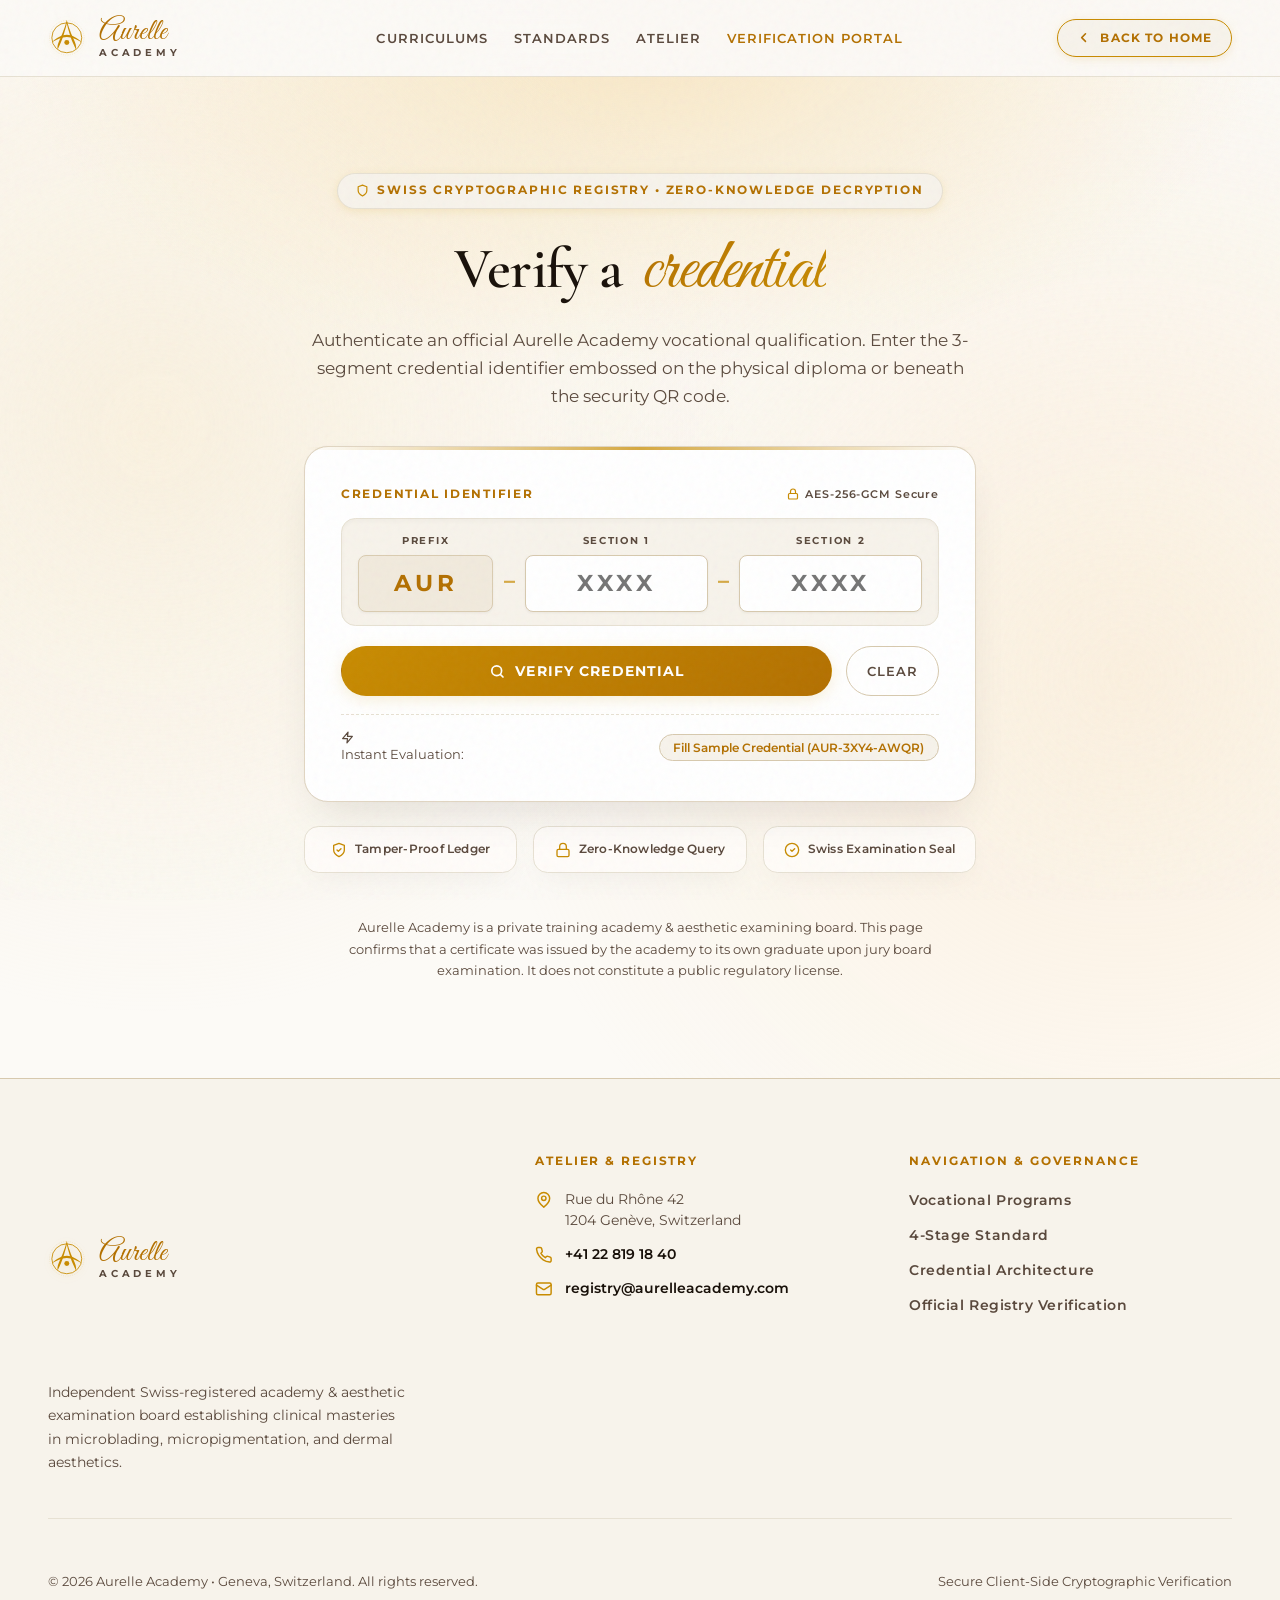
<file: verify/index.html>
<!DOCTYPE html>
<html lang="en" dir="ltr">
<head>
  <meta charset="UTF-8">
  <meta name="viewport" content="width=device-width, initial-scale=1">
  <title>Certificate Verification | Aurelle Academy</title>
  <meta name="description" content="Verify an Aurelle Academy certificate by entering the ID printed below the QR code.">
  <meta name="robots" content="noindex">
  <meta name="theme-color" content="#161412">
  <link rel="icon" href="../assets/img/favicon.svg" type="image/svg+xml">
  <link rel="preload" href="../assets/fonts/montserrat-var.woff2" as="font" type="font/woff2" crossorigin>
  <link rel="stylesheet" href="../assets/css/core.css">
  <link rel="stylesheet" href="../assets/css/components.css">
  <link rel="stylesheet" href="../assets/css/verify.css">
</head>
<body>
  <div class="grain-overlay" aria-hidden="true"></div>
  <a class="skip-link" href="#main">Skip to content</a>

  <header class="site-header">
    <div class="container site-header__row">
      <a class="wordmark" href="../" aria-label="Aurelle Academy Home">
        <svg class="wordmark__mark" viewBox="0 0 100 100" fill="none" aria-hidden="true">
          <circle cx="50" cy="50" r="46" stroke="currentColor" stroke-opacity="0.32" stroke-width="1.1" stroke-dasharray="2 3"/>
          <circle cx="50" cy="50" r="39.8" stroke="currentColor" stroke-width="2.3"/>
          <circle cx="50" cy="62.7" r="6.6" fill="currentColor"/>
          <path d="M 50,1.8 C 49,9 41.5,32 32.5,52 C 27.5,63 23.5,73 25.5,80.5 C 26.2,80.5 28.5,75 33,65 C 40,49 47,26 50,11 C 53,26 60,49 67,65 C 71.5,75 73.8,80.5 74.5,80.5 C 76.5,73 72.5,63 67.5,52 C 58.5,32 51,9 50,1.8 Z" fill="currentColor"/>
          <path d="M 9.5,62.5 C 23,51 35.5,42.2 50,42.2 C 64.5,42.2 77,51 90.5,62.5 C 78,54.5 64.5,47.8 50,47.8 C 35.5,47.8 22,54.5 9.5,62.5 Z" fill="currentColor"/>
        </svg>
        <span class="wordmark__text">
          <span class="wordmark__name">Aurelle</span>
          <span class="wordmark__sub">Academy</span>
        </span>
      </a>

      <nav class="nav" aria-label="Primary Navigation">
        <a href="../#programs">Curriculums</a>
        <a href="../#qualification">Standards</a>
        <a href="../#atelier">Atelier</a>
        <a href="./" aria-current="page">Verification Portal</a>
      </nav>

      <div class="site-header__action">
        <a class="nav-verify-btn" href="../">
          <svg viewBox="0 0 24 24" width="14" height="14" fill="none" stroke="currentColor" stroke-width="2.4" stroke-linecap="round" stroke-linejoin="round" aria-hidden="true"><path d="m15 18-6-6 6-6"/></svg>
          Back to Home
        </a>
      </div>
    </div>
  </header>

  <main id="main" class="verify">
    <div class="container verify__wrap">
      <div class="verify__badge">
        <svg viewBox="0 0 24 24" width="13" height="13" fill="none" stroke="currentColor" stroke-width="2.2" stroke-linecap="round" stroke-linejoin="round" aria-hidden="true"><path d="M12 22s8-4 8-10V5l-8-3-8 3v7c0 6 8 10 8 10z"/></svg>
        <span>Swiss Cryptographic Registry &bull; Zero-Knowledge Decryption</span>
      </div>
      <h1 class="verify__title">Verify a <span class="script">credential</span></h1>
      <p class="verify__lead">
        Authenticate an official Aurelle Academy vocational qualification. Enter the 3-segment credential identifier embossed on the physical diploma or beneath the security QR code.
      </p>

      <form id="verify-form" class="card verify__form" novalidate>
        <div class="verify__form-header">
          <label class="verify__label" for="cert-part-2">Credential Identifier</label>
          <span class="verify__security-indicator">
            <svg viewBox="0 0 24 24" width="12" height="12" fill="none" stroke="currentColor" stroke-width="2.4" stroke-linecap="round" stroke-linejoin="round" aria-hidden="true"><rect width="18" height="11" x="3" y="11" rx="2" ry="2"/><path d="M7 11V7a5 5 0 0 1 10 0v4"/></svg>
            AES-256-GCM Secure
          </span>
        </div>

        <div class="segmented-control" role="group" aria-label="3-Part Certificate Identifier">
          <!-- Segment 1: Prefix -->
          <div class="segment segment--prefix">
            <span class="segment__tag">PREFIX</span>
            <input
              id="cert-part-1"
              class="segment__input segment__input--prefix"
              type="text"
              value="AUR"
              maxlength="3"
              autocomplete="off"
              spellcheck="false"
              aria-label="Certificate Prefix"
              readonly
            >
          </div>

          <div class="segment-divider" aria-hidden="true">&ndash;</div>

          <!-- Segment 2: Section 1 -->
          <div class="segment">
            <span class="segment__tag">SECTION 1</span>
            <input
              id="cert-part-2"
              class="segment__input"
              type="text"
              inputmode="text"
              maxlength="4"
              placeholder="XXXX"
              autocomplete="off"
              autocapitalize="characters"
              spellcheck="false"
              aria-label="Certificate Section 1"
              required
            >
          </div>

          <div class="segment-divider" aria-hidden="true">&ndash;</div>

          <!-- Segment 3: Section 2 -->
          <div class="segment">
            <span class="segment__tag">SECTION 2</span>
            <input
              id="cert-part-3"
              class="segment__input"
              type="text"
              inputmode="text"
              maxlength="4"
              placeholder="XXXX"
              autocomplete="off"
              autocapitalize="characters"
              spellcheck="false"
              aria-label="Certificate Section 2"
              required
            >
          </div>
        </div>

        <div class="verify__actions-row">
          <button id="verify-btn" class="btn btn--gold verify__submit-btn" type="submit">
            <svg viewBox="0 0 24 24" fill="none" stroke="currentColor" stroke-width="2.4" stroke-linecap="round" stroke-linejoin="round" aria-hidden="true"><circle cx="11" cy="11" r="7"/><path d="m20 20-3.5-3.5"/></svg>
            Verify Credential
          </button>
          <button id="verify-clear-btn" class="verify__clear-btn" type="button" aria-label="Clear fields">
            Clear
          </button>
        </div>

        <!-- Interactive Quick-Demo Fill -->
        <div class="verify__sample">
          <span class="verify__sample-label">
            <svg viewBox="0 0 24 24" width="13" height="13" fill="none" stroke="currentColor" stroke-width="2.2" stroke-linecap="round" stroke-linejoin="round" aria-hidden="true"><polygon points="13 2 3 14 12 14 11 22 21 10 12 10 13 2"/></svg>
            Instant Evaluation:
          </span>
          <button type="button" class="verify__sample-pill" data-fill="AUR-3XY4-AWQR">
            Fill Sample Credential (AUR-3XY4-AWQR)
          </button>
        </div>

        <p id="cert-status" class="visually-hidden" role="status" aria-live="polite"></p>
      </form>

      <!-- Trust Badges Strip -->
      <div class="verify__trust-strip">
        <div class="verify__trust-item">
          <svg viewBox="0 0 24 24" fill="none" stroke="currentColor" stroke-width="2" stroke-linecap="round" stroke-linejoin="round" aria-hidden="true"><path d="M12 22s8-4 8-10V5l-8-3-8 3v7c0 6 8 10 8 10z"/><path d="m9 12 2 2 4-4"/></svg>
          <span>Tamper-Proof Ledger</span>
        </div>
        <div class="verify__trust-item">
          <svg viewBox="0 0 24 24" fill="none" stroke="currentColor" stroke-width="2" stroke-linecap="round" stroke-linejoin="round" aria-hidden="true"><rect width="18" height="11" x="3" y="11" rx="2" ry="2"/><path d="M7 11V7a5 5 0 0 1 10 0v4"/></svg>
          <span>Zero-Knowledge Query</span>
        </div>
        <div class="verify__trust-item">
          <svg viewBox="0 0 24 24" fill="none" stroke="currentColor" stroke-width="2" stroke-linecap="round" stroke-linejoin="round" aria-hidden="true"><circle cx="12" cy="12" r="10"/><path d="m16 10-4 4-2-2"/></svg>
          <span>Swiss Examination Seal</span>
        </div>
      </div>

      <section id="result" class="result" aria-live="polite" hidden></section>

      <p class="disclaimer">
        Aurelle Academy is a private training academy &amp; aesthetic examining board. This page confirms that a certificate was issued by the academy to its own graduate upon jury board examination. It does not constitute a public regulatory license.
      </p>
    </div>
  </main>

  <footer class="site-footer">
    <div class="container">
      <div class="site-footer__grid">
        <div class="site-footer__brand">
          <a class="wordmark" href="../" aria-label="Aurelle Academy">
            <svg class="wordmark__mark" viewBox="0 0 100 100" fill="none" aria-hidden="true">
              <circle cx="50" cy="50" r="46" stroke="currentColor" stroke-opacity="0.32" stroke-width="1.1" stroke-dasharray="2 3"/>
              <circle cx="50" cy="50" r="39.8" stroke="currentColor" stroke-width="2.3"/>
              <circle cx="50" cy="62.7" r="6.6" fill="currentColor"/>
              <path d="M 50,1.8 C 49,9 41.5,32 32.5,52 C 27.5,63 23.5,73 25.5,80.5 C 26.2,80.5 28.5,75 33,65 C 40,49 47,26 50,11 C 53,26 60,49 67,65 C 71.5,75 73.8,80.5 74.5,80.5 C 76.5,73 72.5,63 67.5,52 C 58.5,32 51,9 50,1.8 Z" fill="currentColor"/>
              <path d="M 9.5,62.5 C 23,51 35.5,42.2 50,42.2 C 64.5,42.2 77,51 90.5,62.5 C 78,54.5 64.5,47.8 50,47.8 C 35.5,47.8 22,54.5 9.5,62.5 Z" fill="currentColor"/>
            </svg>
            <span class="wordmark__text">
              <span class="wordmark__name">Aurelle</span>
              <span class="wordmark__sub">Academy</span>
            </span>
          </a>
          <p class="site-footer__desc">
            Independent Swiss-registered academy &amp; aesthetic examination board establishing clinical masteries in microblading, micropigmentation, and dermal aesthetics.
          </p>
        </div>

        <div class="site-footer__col">
          <div class="site-footer__col-title">Atelier &amp; Registry</div>
          <ul class="site-footer__contact-list">
            <li class="site-footer__contact-item">
              <svg viewBox="0 0 24 24" fill="none" stroke="currentColor" stroke-width="2" stroke-linecap="round" stroke-linejoin="round" aria-hidden="true">
                <path d="M20 10c0 6-8 12-8 12s-8-6-8-12a8 8 0 0 1 16 0Z"/>
                <circle cx="12" cy="10" r="3"/>
              </svg>
              <span>Rue du Rhône 42<br>1204 Genève, Switzerland</span>
            </li>
            <li class="site-footer__contact-item">
              <svg viewBox="0 0 24 24" fill="none" stroke="currentColor" stroke-width="2" stroke-linecap="round" stroke-linejoin="round" aria-hidden="true">
                <path d="M22 16.92v3a2 2 0 0 1-2.18 2 19.79 19.79 0 0 1-8.63-3.07 19.5 19.5 0 0 1-6-6 19.79 19.79 0 0 1-3.07-8.67A2 2 0 0 1 4.11 2h3a2 2 0 0 1 2 1.72 12.84 12.84 0 0 0 .7 2.81 2 2 0 0 1-.45 2.11L8.09 9.91a16 16 0 0 0 6 6l1.27-1.27a2 2 0 0 1 2.11-.45 12.84 12.84 0 0 0 2.81.7A2 2 0 0 1 22 16.92Z"/>
              </svg>
              <a href="tel:+41228191840">+41 22 819 18 40</a>
            </li>
            <li class="site-footer__contact-item">
              <svg viewBox="0 0 24 24" fill="none" stroke="currentColor" stroke-width="2" stroke-linecap="round" stroke-linejoin="round" aria-hidden="true">
                <rect width="20" height="16" x="2" y="4" rx="2"/>
                <path d="m22 7-8.97 5.7a1.94 1.94 0 0 1-2.06 0L2 7"/>
              </svg>
              <a href="mailto:registry@aurelleacademy.com">registry@aurelleacademy.com</a>
            </li>
          </ul>
        </div>

        <div class="site-footer__col">
          <div class="site-footer__col-title">Navigation &amp; Governance</div>
          <ul class="site-footer__links">
            <li><a href="../#programs">Vocational Programs</a></li>
            <li><a href="../#qualification">4-Stage Standard</a></li>
            <li><a href="../#credentials">Credential Architecture</a></li>
            <li><a href="./">Official Registry Verification</a></li>
          </ul>
        </div>
      </div>

      <div class="site-footer__bottom">
        <span>&copy; 2026 Aurelle Academy &bull; Geneva, Switzerland. All rights reserved.</span>
        <span>Secure Client-Side Cryptographic Verification</span>
      </div>
    </div>
  </footer>

  <script src="../assets/js/verify.js" defer></script>
</body>
</html>
</file>
<file: assets/css/core.css>
/* core.css - Aurelle Academy Design System
   Aesthetic: Luxury Ivory & Champagne (Haute Couture Editorial)
   All text/background pairs strictly comply with WCAG AAA (>= 7:1 for body text). */

@font-face {
  font-family: "Cormorant Garamond";
  src: url("../fonts/cormorant-var.woff2") format("woff2");
  font-weight: 300 700;
  font-style: normal;
  font-display: swap;
}

@font-face {
  font-family: "Montserrat";
  src: url("../fonts/montserrat-var.woff2") format("woff2");
  font-weight: 300 900;
  font-style: normal;
  font-display: swap;
}

@font-face {
  font-family: "Great Vibes";
  src: url("../fonts/great-vibes.woff2") format("woff2");
  font-weight: 400;
  font-style: normal;
  font-display: swap;
}

:root {
  color-scheme: light;

  /* Luxury Ivory & Alabaster Palette */
  --bg-0: oklch(0.985 0.006 85); /* Pristine Silk Pearl #fdfcfb */
  --bg-1: oklch(0.965 0.012 85); /* Soft Champagne Cream #f7f4ee */
  --bg-2: oklch(0.942 0.016 85); /* Warm Alabaster #eee9dc */
  --bg-card: oklch(0.995 0.004 85 / 0.90); /* Frosted Pearl Glass */
  
  /* Delicate Champagne Gold Borders */
  --line: oklch(0.84 0.04 85);       /* Polished Champagne Hairline */
  --line-soft: oklch(0.91 0.02 85);  /* Whispering Ivory Divider */

  /* Deep Espresso Typography (WCAG AAA >= 7:1) */
  --text: oklch(0.18 0.02 60);       /* Deep Roasted Espresso #1c1815 (14.2:1 against bg-0) */
  --text-muted: oklch(0.42 0.03 60); /* Refined Warm Taupe #5d544c (7.3:1 against bg-0) */

  /* Liquid Champagne Gold Accents */
  --gold: oklch(0.68 0.15 80);        /* Antique Metallic Gold #b68725 */
  --gold-strong: oklch(0.60 0.16 78); /* High-Definition Gold #9b7119 */
  --gold-light: oklch(0.94 0.04 85);  /* Subtle Gold Shimmer */
  --gold-glow: oklch(0.68 0.15 80 / 0.14);
  --on-gold: #ffffff;

  /* Status Colors */
  --ok: oklch(0.48 0.15 145);        /* Clinical Forest Green #216a3a */
  --ok-bg: oklch(0.94 0.05 145 / 0.5);
  --bad: oklch(0.48 0.18 25);
  --bad-bg: oklch(0.94 0.05 25 / 0.5);

  /* Typography Families */
  --font-serif: "Cormorant Garamond", Georgia, "Times New Roman", serif;
  --font-ui: "Montserrat", system-ui, -apple-system, sans-serif;
  --font-script: "Great Vibes", "Snell Roundhand", cursive;

  /* Shapes & Metrics */
  --radius-s: 0.5rem;
  --radius-m: 0.9rem;
  --radius-l: 1.5rem;
  --ease: cubic-bezier(0.16, 1, 0.3, 1);
  --shadow-subtle: 0 10px 30px -10px oklch(0.2 0.02 60 / 0.06);
  --shadow-card: 0 20px 45px -15px oklch(0.2 0.02 60 / 0.08), 0 0 1px oklch(0.2 0.02 60 / 0.12);
  --container: 74rem;
  --gutter: clamp(1rem, 4vw, 2.5rem);
}

*,
*::before,
*::after {
  box-sizing: border-box;
}

* {
  margin: 0;
}

html {
  font-size: 16px;
  scroll-behavior: smooth;
  -webkit-text-size-adjust: 100%;
}

@media (max-width: 48rem) {
  html {
    font-size: 15px;
  }
}

@media (max-width: 25rem) {
  html {
    font-size: 14px;
  }
}

body {
  min-height: 100dvh;
  background-color: var(--bg-0);
  background-image: 
    radial-gradient(ellipse 70% 40% at 85% -10%, oklch(0.94 0.03 85 / 0.6), transparent),
    radial-gradient(ellipse 60% 40% at 10% 110%, oklch(0.93 0.03 85 / 0.5), transparent);
  color: var(--text);
  font-family: var(--font-ui);
  font-size: 1rem;
  line-height: 1.7;
  -webkit-font-smoothing: antialiased;
  text-rendering: optimizeLegibility;
}

img,
svg {
  display: block;
  max-width: 100%;
}

a {
  color: inherit;
}

:focus-visible {
  outline: 3px solid var(--gold);
  outline-offset: 3px;
  border-radius: 4px;
}

.skip-link {
  position: absolute;
  left: 1.5rem;
  top: -4rem;
  background: var(--text);
  color: #ffffff;
  padding: 0.6rem 1.2rem;
  border-radius: var(--radius-s);
  font-weight: 700;
  z-index: 100;
  text-decoration: none;
  transition: top 0.2s var(--ease);
}

.skip-link:focus {
  top: 1.5rem;
}

.container {
  width: min(100% - 2 * var(--gutter), var(--container));
  margin-inline: auto;
}

.visually-hidden {
  position: absolute;
  width: 1px;
  height: 1px;
  margin: -1px;
  padding: 0;
  overflow: hidden;
  clip-path: inset(50%);
  white-space: nowrap;
}

bdi {
  unicode-bidi: isolate;
}

@media (prefers-reduced-motion: reduce) {
  html {
    scroll-behavior: auto;
  }
  *,
  *::before,
  *::after {
    animation-duration: 0.01ms !important;
    animation-iteration-count: 1 !important;
    transition-duration: 0.01ms !important;
  }
}

/* Lenis Smooth Inertia Scroll Standards */
html.lenis, html.lenis body {
  height: auto;
}

.lenis.lenis-smooth {
  scroll-behavior: auto !important;
}

.lenis.lenis-smooth [data-lenis-prevent] {
  overscroll-behavior: contain;
}

.lenis.lenis-stopped {
  overflow: hidden;
}

/* Tactile Procedural Film Grain Overlay (Simulating Handcrafted Silk & Cotton Paper) */
.grain-overlay {
  position: fixed;
  inset: 0;
  width: 100vw;
  height: 100vh;
  pointer-events: none;
  z-index: 9999;
  opacity: 0.038;
  background-image: url("data:image/svg+xml,%3Csvg viewBox='0 0 200 200' xmlns='http://www.w3.org/2000/svg'%3E%3Cfilter id='noiseFilter'%3E%3CfeTurbulence type='fractalNoise' baseFrequency='0.8' numOctaves='3' stitchTiles='stitch'/%3E%3C/filter%3E%3Crect width='100%25' height='100%25' filter='url(%23noiseFilter)'/%3E%3C/svg%3E");
}
</file>
<file: assets/css/components.css>
/* components.css - Aurelle Academy Shared Components
   Luxury Ivory & Champagne Aesthetic */

/* ---------- Header ---------- */
.site-header {
  position: sticky;
  top: 0;
  z-index: 50;
  background: oklch(0.985 0.006 85 / 0.88);
  backdrop-filter: blur(20px);
  -webkit-backdrop-filter: blur(20px);
  border-bottom: 1px solid var(--line-soft);
  transition: background 0.3s var(--ease);
}

.site-header__row {
  display: flex;
  align-items: center;
  justify-content: space-between;
  gap: 1.5rem;
  min-height: 4.75rem;
}

.wordmark {
  display: inline-flex;
  align-items: center;
  gap: 0.85rem;
  text-decoration: none;
  flex: 0 0 13.5rem;
}

.wordmark__mark {
  width: 2.35rem;
  height: 2.35rem;
  color: var(--gold);
  flex: none;
  filter: drop-shadow(0 2px 4px var(--gold-glow));
}

.wordmark__text {
  display: flex;
  flex-direction: column;
  line-height: 1.05;
}

.wordmark__name {
  font-family: var(--font-script);
  font-size: 1.85rem;
  color: var(--gold-strong);
}

.wordmark__sub {
  font-family: var(--font-ui);
  font-size: 0.65rem;
  font-weight: 700;
  letter-spacing: 0.36em;
  text-transform: uppercase;
  color: var(--text-muted);
}

.nav {
  display: flex;
  align-items: center;
  justify-content: center;
  gap: clamp(0.85rem, 2vw, 2rem);
  flex: 1;
  flex-wrap: nowrap;
}

.site-header__action {
  display: flex;
  align-items: center;
  justify-content: flex-end;
  flex: 0 0 13.5rem;
}

.nav a {
  text-decoration: none;
  font-size: 0.82rem;
  font-weight: 600;
  letter-spacing: 0.08em;
  text-transform: uppercase;
  color: var(--text-muted);
  transition: color 0.25s var(--ease);
  white-space: nowrap;
}

.nav a:hover,
.nav a[aria-current="page"] {
  color: var(--gold-strong);
}

@media (max-width: 66rem) {
  .nav {
    gap: clamp(0.55rem, 1.2vw, 1.1rem);
  }
  .nav a {
    font-size: 0.76rem;
    letter-spacing: 0.05em;
  }
}

@media (max-width: 50rem) {
  .wordmark,
  .site-header__action {
    flex: none;
  }
  .nav {
    display: none;
  }
}

@media (max-width: 36rem) {
  .site-header__row {
    min-height: 4.1rem;
    gap: 0.75rem;
  }
  .wordmark__mark {
    width: 2rem;
    height: 2rem;
  }
  .wordmark__name {
    font-size: 1.55rem;
  }
  .wordmark__sub {
    font-size: 0.58rem;
    letter-spacing: 0.28em;
  }
  .nav-verify-btn {
    padding: 0.45rem 0.85rem;
    font-size: 0.68rem;
    gap: 0.4rem;
  }
  .nav-verify-btn svg {
    width: 0.82rem;
    height: 0.82rem;
  }
}

/* ---------- Buttons ---------- */
.btn {
  display: inline-flex;
  align-items: center;
  justify-content: center;
  gap: 0.6rem;
  padding: 0.85rem 1.65rem;
  min-height: 2.9rem;
  border-radius: 999px;
  border: 1px solid transparent;
  font-family: var(--font-ui);
  font-size: 0.85rem;
  font-weight: 700;
  letter-spacing: 0.08em;
  text-transform: uppercase;
  text-decoration: none;
  cursor: pointer;
  transition: transform 0.25s var(--ease), box-shadow 0.25s var(--ease), background 0.25s var(--ease), border-color 0.25s var(--ease);
}

.btn svg {
  width: 1.05rem;
  height: 1.05rem;
  flex: none;
}

.btn--gold {
  background: linear-gradient(135deg, var(--gold), var(--gold-strong));
  color: #ffffff;
  box-shadow: 0 4px 15px var(--gold-glow);
}

.btn--gold:hover {
  transform: translateY(-2px);
  box-shadow: 0 8px 24px oklch(0.68 0.15 80 / 0.28);
  background: linear-gradient(135deg, oklch(0.72 0.15 82), var(--gold));
}

.btn--ghost {
  background: var(--bg-card);
  color: var(--text);
  border-color: var(--line);
  box-shadow: var(--shadow-subtle);
}

.btn--ghost:hover {
  border-color: var(--gold);
  color: var(--gold-strong);
  transform: translateY(-2px);
  box-shadow: 0 6px 20px var(--gold-glow);
}

.btn--sm {
  padding: 0.55rem 1.2rem;
  min-height: 2.35rem;
  font-size: 0.78rem;
}

/* Sleek Luxury Nav Verify Button */
.nav-verify-btn {
  display: inline-flex;
  align-items: center;
  gap: 0.55rem;
  padding: 0.52rem 1.15rem;
  border-radius: 999px;
  background: var(--bg-1);
  border: 1px solid var(--gold);
  color: var(--gold-strong);
  font-family: var(--font-ui);
  font-size: 0.74rem;
  font-weight: 700;
  letter-spacing: 0.1em;
  text-transform: uppercase;
  text-decoration: none;
  white-space: nowrap;
  flex: none;
  box-shadow: 0 2px 8px var(--gold-glow);
  transition: all 0.25s var(--ease);
}

.nav-verify-btn:hover {
  background: var(--gold-strong);
  color: #ffffff;
  border-color: var(--gold-strong);
  box-shadow: 0 4px 16px oklch(0.60 0.16 78 / 0.35);
  transform: translateY(-1px);
}

.nav-verify-btn svg {
  width: 0.95rem;
  height: 0.95rem;
  color: currentColor;
  flex: none;
}

/* ---------- Cards ---------- */
.card {
  position: relative;
  background: var(--bg-card);
  backdrop-filter: blur(16px);
  -webkit-backdrop-filter: blur(16px);
  border: 1px solid var(--line-soft);
  border-radius: var(--radius-l);
  padding: clamp(1.6rem, 3.5vw, 2.25rem);
  box-shadow: var(--shadow-card);
  transition: border-color 0.3s var(--ease), box-shadow 0.3s var(--ease), transform 0.3s var(--ease);
}

.card::before {
  content: "";
  position: absolute;
  inset: 0 0 auto 0;
  height: 2.5px;
  border-radius: var(--radius-l) var(--radius-l) 0 0;
  background: linear-gradient(90deg, transparent, var(--gold), transparent);
  opacity: 0.75;
}

/* ---------- Typography Helpers ---------- */
.eyebrow {
  display: inline-flex;
  align-items: center;
  gap: 0.5rem;
  font-family: var(--font-ui);
  font-size: 0.76rem;
  font-weight: 700;
  letter-spacing: 0.24em;
  text-transform: uppercase;
  color: var(--gold-strong);
  margin-bottom: 0.9rem;
}

.eyebrow::before {
  content: "";
  width: 18px;
  height: 1px;
  background: var(--gold);
}

.script {
  font-family: var(--font-script);
  font-weight: 400;
  color: var(--gold-strong);
}

/* ---------- Institutional Footer ---------- */
.site-footer {
  background: var(--bg-1);
  border-top: 1px solid var(--line);
  padding-block: 4.5rem 2.5rem;
  color: var(--text-muted);
  font-size: 0.88rem;
}

.site-footer__grid {
  display: grid;
  grid-template-columns: 1.35fr 1fr 1fr;
  gap: clamp(2rem, 4vw, 3.5rem);
  padding-bottom: 2.75rem;
  border-bottom: 1px solid var(--line-soft);
}

.site-footer__brand {
  display: flex;
  flex-direction: column;
  gap: 0.85rem;
}

.site-footer__desc {
  font-size: 0.86rem;
  line-height: 1.7;
  max-width: 40ch;
  color: var(--text-muted);
}

.site-footer__col-title {
  font-family: var(--font-ui);
  font-size: 0.74rem;
  font-weight: 700;
  letter-spacing: 0.16em;
  text-transform: uppercase;
  color: var(--gold-strong);
  margin-bottom: 1.1rem;
}

.site-footer__contact-list {
  list-style: none;
  padding: 0;
  margin: 0;
  display: flex;
  flex-direction: column;
  gap: 0.85rem;
}

.site-footer__contact-item {
  display: flex;
  align-items: flex-start;
  gap: 0.75rem;
  font-size: 0.86rem;
  line-height: 1.5;
  color: var(--text-muted);
}

.site-footer__contact-item svg {
  width: 1.1rem;
  height: 1.1rem;
  color: var(--gold);
  flex: none;
  margin-top: 0.15rem;
}

.site-footer__contact-item a {
  color: var(--text);
  text-decoration: none;
  font-weight: 600;
  transition: color 0.2s var(--ease);
}

.site-footer__contact-item a:hover {
  color: var(--gold-strong);
}

.site-footer__links {
  list-style: none;
  padding: 0;
  margin: 0;
  display: flex;
  flex-direction: column;
  gap: 0.7rem;
}

.site-footer__links a {
  text-decoration: none;
  font-weight: 600;
  font-size: 0.85rem;
  letter-spacing: 0.04em;
  color: var(--text-muted);
  transition: color 0.2s var(--ease);
}

.site-footer__links a:hover {
  color: var(--gold-strong);
}

.disclaimer {
  margin-top: 1.75rem;
  font-size: 0.8rem;
  line-height: 1.7;
  color: var(--text-muted);
  max-width: 68ch;
}

.site-footer__bottom {
  margin-top: 2rem;
  padding-top: 1.25rem;
  display: flex;
  justify-content: space-between;
  align-items: center;
  flex-wrap: wrap;
  gap: 1rem;
  font-size: 0.8rem;
  color: var(--text-muted);
}

@media (max-width: 52rem) {
  .site-footer__grid {
    grid-template-columns: 1fr;
    gap: 2.25rem;
  }
}
</file>
<file: assets/css/home.css>
/* home.css - Aurelle Academy Editorial Landing Styles
   Style: Luxury Ivory & Champagne */

/* ---------- Hero Section ---------- */
.hero {
  position: relative;
  overflow: hidden;
  padding-block: clamp(4rem, 9vw, 7.5rem);
  background:
    radial-gradient(ellipse 60% 50% at 90% 10%, oklch(0.93 0.04 85 / 0.7), transparent 60%),
    radial-gradient(ellipse 50% 50% at 10% 90%, oklch(0.94 0.03 85 / 0.5), transparent 65%),
    var(--bg-0);
  border-bottom: 1px solid var(--line-soft);
}

/* Background Fluid Ribbons (matching certificate waves) */
.hero__backdrop-wave {
  position: absolute;
  top: -10%;
  right: -5%;
  width: 55vw;
  max-width: 700px;
  height: auto;
  pointer-events: none;
  opacity: 0.85;
  z-index: 1;
}

.hero__grid {
  position: relative;
  z-index: 2;
  display: grid;
  grid-template-columns: 1.2fr 0.8fr;
  align-items: center;
  gap: clamp(2.5rem, 6vw, 4.5rem);
}

.hero__badge {
  display: inline-flex;
  align-items: center;
  gap: 0.65rem;
  background: var(--bg-card);
  border: 1px solid var(--line);
  padding: 0.45rem 1.15rem;
  border-radius: 999px;
  font-size: 0.76rem;
  font-weight: 700;
  letter-spacing: 0.16em;
  text-transform: uppercase;
  color: var(--gold-strong);
  box-shadow: var(--shadow-subtle);
  margin-bottom: 1.6rem;
}

.pulse-dot {
  width: 7px;
  height: 7px;
  border-radius: 50%;
  background: var(--gold-strong);
  box-shadow: 0 0 0 0 oklch(0.68 0.15 80 / 0.6);
  animation: pulse-ring 2.2s cubic-bezier(0.16, 1, 0.3, 1) infinite;
}

@keyframes pulse-ring {
  0% { box-shadow: 0 0 0 0 oklch(0.68 0.15 80 / 0.6); }
  70% { box-shadow: 0 0 0 8px oklch(0.68 0.15 80 / 0); }
  100% { box-shadow: 0 0 0 0 oklch(0.68 0.15 80 / 0); }
}

.hero__title {
  font-family: var(--font-serif);
  font-size: clamp(2.1rem, 5.5vw, 4.8rem);
  font-weight: 600;
  line-height: 1.08;
  letter-spacing: -0.015em;
  color: var(--text);
}

.hero__title .script {
  font-size: 1.25em;
  font-weight: 400;
  letter-spacing: 0;
  background: linear-gradient(135deg, var(--gold-strong) 20%, var(--gold) 80%);
  -webkit-background-clip: text;
  -webkit-text-fill-color: transparent;
  display: inline-block;
  padding-left: 0.1em;
}

.hero__lead {
  margin-top: 1.4rem;
  max-width: 52ch;
  font-size: clamp(0.92rem, 1.6vw, 1.15rem);
  line-height: 1.75;
  color: var(--text-muted);
}

.hero__actions {
  display: flex;
  flex-wrap: wrap;
  gap: 1.1rem;
  margin-top: 2.4rem;
}

.hero__art {
  position: relative;
  display: grid;
  place-items: center;
  max-width: 27rem;
  aspect-ratio: 4 / 5;
  margin-inline: auto;
  width: 100%;
}

.hero__art-card {
  position: relative;
  width: 100%;
  height: 100%;
  border: 1px solid var(--line);
  border-radius: var(--radius-l);
  box-shadow: 0 30px 60px -20px oklch(0.2 0.02 60 / 0.16), 0 0 1px oklch(0.2 0.02 60 / 0.1);
  overflow: hidden;
  display: flex;
  align-items: center;
  justify-content: center;
}

.hero__photo {
  position: absolute;
  inset: 0;
  width: 100%;
  height: 100%;
  object-fit: cover;
  filter: brightness(0.98) contrast(1.02);
  transition: transform 0.8s var(--ease);
}

.hero__art-card:hover .hero__photo {
  transform: scale(1.04);
}

.hero__art-card::before {
  content: "";
  position: absolute;
  inset: 10px;
  border: 1px dashed oklch(0.72 0.14 80 / 0.35);
  border-radius: calc(var(--radius-l) - 8px);
  pointer-events: none;
  z-index: 3;
}

.hero__emblem-badge {
  position: absolute;
  bottom: 1.25rem;
  left: 1.25rem;
  right: 1.25rem;
  z-index: 4;
  display: flex;
  align-items: center;
  gap: 1rem;
  padding: 0.85rem 1.25rem;
  background: oklch(0.985 0.006 85 / 0.88);
  backdrop-filter: blur(16px);
  -webkit-backdrop-filter: blur(16px);
  border: 1px solid var(--line);
  border-radius: var(--radius-m);
  box-shadow: 0 14px 30px -10px oklch(0.2 0.02 60 / 0.15);
}

.hero__emblem-lg {
  width: 2.6rem;
  height: 2.6rem;
  color: var(--gold);
  flex: none;
  filter: drop-shadow(0 2px 8px var(--gold-glow));
}

.hero__badge-text {
  display: flex;
  flex-direction: column;
}

.hero__brand-callout {
  font-family: var(--font-script);
  font-size: 1.7rem;
  color: var(--gold-strong);
  line-height: 1;
}

.hero__sub-callout {
  font-family: var(--font-ui);
  font-size: 0.65rem;
  font-weight: 700;
  letter-spacing: 0.22em;
  text-transform: uppercase;
  color: var(--text-muted);
  margin-top: 0.2rem;
}

@media (max-width: 56rem) {
  .hero__grid {
    grid-template-columns: 1fr;
  }
  .hero__art {
    max-width: 20rem;
    order: -1;
  }
}

/* ---------- Section Architecture ---------- */
.section {
  position: relative;
  padding-block: clamp(4rem, 8vw, 6.5rem);
}

.section--alt {
  background: var(--bg-1);
  border-block: 1px solid var(--line-soft);
}

.section__header {
  margin-bottom: 3.25rem;
  max-width: 46rem;
}

.section__title {
  font-family: var(--font-serif);
  font-size: clamp(1.75rem, 3.8vw, 3.2rem);
  font-weight: 600;
  letter-spacing: -0.015em;
  line-height: 1.15;
  color: var(--text);
}

.section__lead {
  margin-top: 1.1rem;
  font-size: clamp(0.92rem, 1.5vw, 1.12rem);
  color: var(--text-muted);
  line-height: 1.7;
}

.container--narrow {
  max-width: 50rem;
}

/* ---------- Programs Atlas Grid ---------- */
.grid--programs {
  display: grid;
  grid-template-columns: repeat(auto-fit, minmax(19rem, 1fr));
  gap: 1.65rem;
}

.program {
  display: flex;
  flex-direction: column;
  background: #ffffff;
  border: 1px solid var(--line-soft);
  border-radius: var(--radius-l);
  padding: 2rem;
  box-shadow: var(--shadow-card);
  transition: transform 0.28s var(--ease), border-color 0.28s var(--ease), box-shadow 0.28s var(--ease);
}

.program:hover {
  transform: translateY(-5px);
  border-color: var(--gold);
  box-shadow: 0 25px 45px -15px var(--gold-glow), 0 0 1px oklch(0.2 0.02 60 / 0.15);
}

.program__thumb {
  margin: -2rem -2rem 1.4rem -2rem;
  border-radius: var(--radius-l) var(--radius-l) 0 0;
  overflow: hidden;
  aspect-ratio: 16 / 10;
  position: relative;
  background: var(--bg-1);
  border-bottom: 1px solid var(--line-soft);
}

.program__thumb img {
  width: 100%;
  height: 100%;
  object-fit: cover;
  transition: transform 0.5s var(--ease);
}

.program:hover .program__thumb img {
  transform: scale(1.05);
}

.program--featured {
  border-color: oklch(0.84 0.04 85);
  background: linear-gradient(180deg, #ffffff, var(--bg-1));
}

.program__badge {
  align-self: flex-start;
  font-family: var(--font-ui);
  font-size: 0.68rem;
  font-weight: 700;
  letter-spacing: 0.16em;
  text-transform: uppercase;
  color: var(--gold-strong);
  background: var(--bg-2);
  border: 1px solid var(--line);
  padding: 0.3rem 0.75rem;
  border-radius: 999px;
  margin-bottom: 1.35rem;
}

.program__icon-wrap {
  width: 3.25rem;
  height: 3.25rem;
  border-radius: var(--radius-m);
  background: var(--bg-1);
  border: 1px solid var(--line);
  display: grid;
  place-items: center;
  color: var(--gold);
  margin-bottom: 1.35rem;
  transition: background 0.25s var(--ease), color 0.25s var(--ease);
}

.program:hover .program__icon-wrap {
  background: var(--gold);
  color: #ffffff;
}

.program__icon {
  width: 1.8rem;
  height: 1.8rem;
}

.program__title {
  font-family: var(--font-serif);
  font-size: 1.45rem;
  font-weight: 600;
  letter-spacing: -0.01em;
  line-height: 1.25;
  margin-bottom: 0.75rem;
  color: var(--text);
}

.program__desc {
  font-size: 0.92rem;
  color: var(--text-muted);
  line-height: 1.65;
}

.program__features {
  list-style: none;
  padding: 0;
  margin-top: 1.35rem;
  padding-top: 1.15rem;
  border-top: 1px solid var(--line-soft);
  display: flex;
  flex-direction: column;
  gap: 0.55rem;
}

.program__features li {
  font-size: 0.84rem;
  font-weight: 600;
  color: var(--text-muted);
  display: flex;
  align-items: center;
  gap: 0.6rem;
}

.program__features li::before {
  content: "";
  width: 5px;
  height: 5px;
  border-radius: 50%;
  background: var(--gold);
  flex: none;
}

/* ---------- Pillars of Philosophy ---------- */
.pillars-grid {
  display: grid;
  grid-template-columns: repeat(auto-fit, minmax(16rem, 1fr));
  gap: 1.65rem;
}

.pillar {
  display: flex;
  flex-direction: column;
  background: #ffffff;
  border: 1px solid var(--line-soft);
  border-radius: var(--radius-l);
  padding: 2.25rem 1.85rem;
  box-shadow: var(--shadow-card);
  transition: transform 0.25s var(--ease);
}

.pillar:hover {
  transform: translateY(-4px);
}

.pillar__num {
  font-family: var(--font-serif);
  font-size: 3.2rem;
  font-style: italic;
  line-height: 1;
  color: var(--gold);
  margin-bottom: 0.9rem;
}

.pillar__title {
  font-family: var(--font-serif);
  font-size: 1.35rem;
  font-weight: 600;
  line-height: 1.25;
  margin-bottom: 0.65rem;
  color: var(--text);
}

.pillar__desc {
  font-size: 0.92rem;
  color: var(--text-muted);
  line-height: 1.65;
}

/* ---------- Credential Showcase & Realistic Certificate Mockup ---------- */
.credentials__layout {
  display: grid;
  grid-template-columns: 1fr 1.05fr;
  align-items: center;
  gap: clamp(2.5rem, 6vw, 4.5rem);
}

.credentials__lead {
  font-size: 1.08rem;
  color: var(--text-muted);
  line-height: 1.75;
  margin-top: 1.2rem;
  margin-bottom: 2rem;
}

.credentials__highlights {
  display: flex;
  flex-direction: column;
  gap: 1rem;
  margin-bottom: 2.25rem;
}

.highlight-item {
  display: flex;
  align-items: flex-start;
  gap: 0.85rem;
  font-size: 0.92rem;
  font-weight: 600;
  color: var(--text);
}

.highlight-item svg {
  width: 1.25rem;
  height: 1.25rem;
  color: var(--gold);
  flex: none;
  margin-top: 0.15rem;
}

.cert-mockup-wrap {
  perspective: 1200px;
  position: relative;
}

.cert-mockup-link {
  display: block;
  text-decoration: none;
  color: inherit;
  cursor: pointer;
  outline: none;
  position: relative;
}

.cert-mockup-link:focus-visible .cert-mockup {
  outline: 3px solid var(--gold);
  outline-offset: 4px;
}

/* Authentic Ivory Certificate Mockup with 3D Interactive Parallax */
.cert-mockup {
  background: #ffffff;
  border: 2px solid var(--line);
  border-radius: var(--radius-l);
  padding: 2.5rem 2.25rem;
  box-shadow: 
    0 30px 60px -15px oklch(0.2 0.02 60 / 0.14),
    0 0 0 1px #ffffff,
    0 0 25px var(--gold-glow);
  position: relative;
  overflow: hidden;
  transform-style: preserve-3d;
  transition: transform 0.3s cubic-bezier(0.2, 0, 0.2, 1), box-shadow 0.3s ease, border-color 0.3s ease;
  will-change: transform;
}

.cert-mockup-wrap:hover .cert-mockup {
  transform: translateY(-6px) scale(1.01);
  box-shadow:
    0 35px 75px -15px oklch(0.2 0.02 60 / 0.18),
    0 0 0 1px oklch(0.68 0.15 80 / 0.4),
    0 0 35px var(--gold-glow);
  border-color: var(--gold);
}

.cert-mockup__inspect-pill {
  position: absolute;
  bottom: -0.95rem;
  left: 50%;
  transform: translateX(-50%);
  display: inline-flex;
  align-items: center;
  gap: 0.5rem;
  padding: 0.45rem 1.2rem;
  background: var(--text);
  color: #ffffff;
  border-radius: 999px;
  font-family: var(--font-ui);
  font-size: 0.72rem;
  font-weight: 700;
  letter-spacing: 0.12em;
  text-transform: uppercase;
  box-shadow: 0 10px 25px oklch(0.2 0.02 60 / 0.25);
  transition: all 0.25s var(--ease);
  z-index: 15;
  white-space: nowrap;
  border: 1px solid var(--gold);
}

.cert-mockup-wrap:hover .cert-mockup__inspect-pill {
  background: var(--gold-strong);
  color: #ffffff;
  transform: translateX(-50%) translateY(-2px);
  box-shadow: 0 8px 25px var(--gold-glow);
}

.cert-mockup__shimmer {
  position: absolute;
  inset: 0;
  pointer-events: none;
  background: radial-gradient(circle 420px at var(--mouse-x, 50%) var(--mouse-y, 50%), oklch(0.96 0.08 85 / 0.35), transparent 75%);
  opacity: 0;
  transition: opacity 0.3s ease;
  z-index: 10;
  mix-blend-mode: overlay;
}

.cert-mockup:hover .cert-mockup__shimmer {
  opacity: 1;
}

/* Gold Frame Inset */
.cert-mockup::before {
  content: "";
  position: absolute;
  inset: 10px;
  border: 1px solid var(--line);
  border-radius: calc(var(--radius-l) - 8px);
  pointer-events: none;
}

/* Organic Silk Corner Wave (similar to actual certificate) */
.cert-mockup__corner-wave {
  position: absolute;
  top: 0;
  left: 0;
  width: 140px;
  height: auto;
  pointer-events: none;
  opacity: 0.9;
}

.cert-mockup__corner-wave-bottom {
  position: absolute;
  bottom: 0;
  right: 0;
  width: 140px;
  height: auto;
  pointer-events: none;
  opacity: 0.9;
}

.cert-mockup__header {
  text-align: center;
  margin-bottom: 1.6rem;
  position: relative;
  z-index: 2;
}

.cert-mockup__logo {
  width: 3rem;
  height: 3rem;
  color: var(--gold);
  margin-inline: auto;
  margin-bottom: 0.6rem;
}

.cert-mockup__title {
  font-family: var(--font-serif);
  font-size: 1.85rem;
  font-weight: 700;
  letter-spacing: 0.04em;
  color: var(--text);
  line-height: 1;
}

.cert-mockup__subtitle {
  font-family: var(--font-ui);
  font-size: 0.68rem;
  font-weight: 700;
  letter-spacing: 0.28em;
  text-transform: uppercase;
  color: var(--text-muted);
  margin-top: 0.4rem;
}

.cert-mockup__body {
  text-align: center;
  margin-bottom: 1.8rem;
  position: relative;
  z-index: 2;
}

.cert-mockup__present {
  display: block;
  font-size: 0.72rem;
  letter-spacing: 0.2em;
  color: var(--text-muted);
  font-weight: 600;
  margin-bottom: 0.4rem;
}

.cert-mockup__student {
  font-family: var(--font-script);
  font-size: 2.8rem;
  line-height: 1.1;
  color: var(--gold-strong);
  display: block;
}

.cert-mockup__divider {
  width: 60px;
  height: 1px;
  background: var(--gold);
  margin: 0.7rem auto;
}

.cert-mockup__text {
  font-size: 0.8rem;
  color: var(--text-muted);
  max-width: 34ch;
  margin: 0 auto 0.5rem;
  line-height: 1.5;
}

.cert-mockup__course {
  font-family: var(--font-ui);
  font-size: 0.95rem;
  font-weight: 800;
  letter-spacing: 0.08em;
  text-transform: uppercase;
  color: var(--text);
}

.cert-mockup__footer {
  display: flex;
  justify-content: space-between;
  align-items: center;
  border-top: 1px solid var(--line-soft);
  padding-top: 1.25rem;
  flex-wrap: wrap;
  gap: 1rem;
  position: relative;
  z-index: 2;
}

.cert-mockup__id-box {
  display: flex;
  flex-direction: column;
}

.cert-mockup__id-lbl {
  font-size: 0.65rem;
  font-weight: 700;
  letter-spacing: 0.14em;
  color: var(--text-muted);
}

.cert-mockup__id-val {
  font-family: monospace;
  font-size: 0.95rem;
  font-weight: 700;
  color: var(--gold-strong);
}

.cert-mockup__status {
  display: inline-flex;
  align-items: center;
  gap: 0.5rem;
  font-size: 0.76rem;
  font-weight: 700;
  letter-spacing: 0.08em;
  color: var(--ok);
  background: var(--ok-bg);
  padding: 0.35rem 0.85rem;
  border-radius: 999px;
  border: 1px solid oklch(0.48 0.15 145 / 0.3);
}

@media (max-width: 54rem) {
  .credentials__layout {
    grid-template-columns: 1fr;
  }
}

/* ---------- FAQ Section ---------- */
.faq-list {
  display: flex;
  flex-direction: column;
  gap: 1.15rem;
}

.faq-item {
  background: #ffffff;
  border: 1px solid var(--line-soft);
  border-radius: var(--radius-m);
  padding: 1.5rem 1.85rem;
  box-shadow: var(--shadow-subtle);
  cursor: pointer;
  transition: border-color 0.25s var(--ease), box-shadow 0.25s var(--ease);
}

.faq-item[open] {
  border-color: var(--gold);
  box-shadow: 0 10px 25px -10px var(--gold-glow);
}

.faq-item__question {
  display: flex;
  justify-content: space-between;
  align-items: center;
  gap: 1.25rem;
  font-family: var(--font-serif);
  font-size: 1.3rem;
  font-weight: 600;
  color: var(--text);
  list-style: none;
  user-select: none;
}

.faq-item__question::-webkit-details-marker {
  display: none;
}

.faq-item__chevron {
  width: 1.25rem;
  height: 1.25rem;
  color: var(--gold);
  flex: none;
  transition: transform 0.25s var(--ease);
}

.faq-item[open] .faq-item__chevron {
  transform: rotate(180deg);
}

.faq-item__answer {
  margin-top: 1.1rem;
  padding-top: 1.1rem;
  border-top: 1px solid var(--line-soft);
  font-size: 0.95rem;
  color: var(--text-muted);
  line-height: 1.7;
}

/* ---------- Scroll-Driven Animations ---------- */
@supports (animation-timeline: view()) {
  @media (prefers-reduced-motion: no-preference) {
    [data-reveal] {
      animation: card-reveal linear both;
      animation-timeline: view();
      animation-range: entry 0% entry 30%;
    }

    @keyframes card-reveal {
      from {
        opacity: 0;
        transform: translateY(1.5rem);
      }
      to {
        opacity: 1;
        transform: none;
      }
    }
  }
}

/* ---------- Signature Editorial Discipline Spread ---------- */
.signature-editorial {
  display: grid;
  grid-template-columns: 1.15fr 0.85fr;
  gap: clamp(2rem, 5vw, 4rem);
  background: #ffffff;
  border: 1px solid var(--line);
  border-radius: var(--radius-l);
  overflow: hidden;
  box-shadow: 0 30px 60px -20px oklch(0.2 0.02 60 / 0.08);
  margin-bottom: 2.5rem;
  align-items: center;
}

.signature-editorial__visual {
  position: relative;
  aspect-ratio: 4 / 3;
  overflow: hidden;
  background: var(--bg-1);
}

.signature-editorial__photo {
  width: 100%;
  height: 100%;
  object-fit: cover;
  transition: transform 0.7s var(--ease);
}

.signature-editorial:hover .signature-editorial__photo {
  transform: scale(1.03);
}

.signature-editorial__pill {
  position: absolute;
  top: 1.25rem;
  left: 1.25rem;
  display: inline-flex;
  align-items: center;
  gap: 0.5rem;
  background: oklch(0.18 0.02 60 / 0.84);
  color: #ffffff;
  backdrop-filter: blur(10px);
  -webkit-backdrop-filter: blur(10px);
  padding: 0.4rem 0.95rem;
  border-radius: 999px;
  font-family: var(--font-ui);
  font-size: 0.7rem;
  font-weight: 700;
  letter-spacing: 0.16em;
  text-transform: uppercase;
  border: 1px solid oklch(0.84 0.04 85 / 0.4);
}

.signature-editorial__content {
  padding: clamp(2rem, 4vw, 3.5rem);
}

.signature-editorial__eyebrow {
  font-family: var(--font-ui);
  font-size: 0.72rem;
  font-weight: 700;
  letter-spacing: 0.22em;
  text-transform: uppercase;
  color: var(--gold-strong);
  display: block;
  margin-bottom: 0.75rem;
}

.signature-editorial__title {
  font-family: var(--font-serif);
  font-size: clamp(1.5rem, 2.8vw, 2.5rem);
  font-weight: 600;
  line-height: 1.15;
  color: var(--text);
  margin-bottom: 1.1rem;
}

.signature-editorial__lead {
  font-size: 0.98rem;
  line-height: 1.75;
  color: var(--text-muted);
  margin-bottom: 1.5rem;
}

.signature-editorial__tags {
  display: flex;
  flex-wrap: wrap;
  gap: 0.6rem;
  margin-bottom: 1.8rem;
}

.signature-editorial__tag {
  font-size: 0.78rem;
  font-weight: 600;
  color: var(--text);
  background: var(--bg-1);
  border: 1px solid var(--line-soft);
  padding: 0.35rem 0.8rem;
  border-radius: 999px;
}

/* ---------- Inside The Atelier: The Backstage Masterclass ---------- */
.section--atelier {
  background: var(--bg-0);
  border-block: 1px solid var(--line-soft);
  overflow: hidden;
}

.atelier-showcase {
  position: relative;
  border-radius: var(--radius-l);
  overflow: hidden;
  border: 1px solid var(--line);
  box-shadow: 0 35px 70px -25px oklch(0.2 0.02 60 / 0.16);
  aspect-ratio: 16 / 9;
  min-height: 480px;
}

.atelier-showcase__image {
  width: 100%;
  height: 100%;
  object-fit: cover;
  filter: brightness(0.92) contrast(1.04);
}

.atelier-showcase__overlay {
  position: absolute;
  inset: 0;
  background: linear-gradient(180deg, oklch(0.18 0.02 60 / 0.05) 0%, oklch(0.18 0.02 60 / 0.88) 100%);
  display: flex;
  flex-direction: column;
  justify-content: flex-end;
  padding: clamp(2rem, 5vw, 4rem);
  color: #ffffff;
}

.atelier-showcase__quote {
  font-family: var(--font-serif);
  font-size: clamp(1.4rem, 2.5vw, 2.2rem);
  font-style: italic;
  font-weight: 400;
  line-height: 1.35;
  max-width: 44ch;
  margin-bottom: 2rem;
  text-shadow: 0 2px 10px rgba(0, 0, 0, 0.4);
}

.atelier-stats {
  display: grid;
  grid-template-columns: repeat(auto-fit, minmax(10rem, 1fr));
  gap: 1.5rem;
  padding-top: 1.5rem;
  border-top: 1px solid rgba(255, 255, 255, 0.22);
  backdrop-filter: blur(8px);
  -webkit-backdrop-filter: blur(8px);
}

.atelier-stat__number {
  font-family: var(--font-serif);
  font-size: 2.2rem;
  font-weight: 600;
  color: var(--gold-light);
  line-height: 1;
  display: block;
  margin-bottom: 0.35rem;
}

.atelier-stat__label {
  font-family: var(--font-ui);
  font-size: 0.72rem;
  font-weight: 600;
  letter-spacing: 0.12em;
  text-transform: uppercase;
  color: rgba(255, 255, 255, 0.85);
}

/* Fallback IntersectionObserver Reveal */
[data-reveal]:not([style*="animation"]) {
  opacity: 0;
  transform: translateY(1.5rem);
  transition: opacity 0.8s cubic-bezier(0.16, 1, 0.3, 1), transform 0.8s cubic-bezier(0.16, 1, 0.3, 1);
}

[data-reveal].is-revealed {
  opacity: 1 !important;
  transform: none !important;
}

@media (max-width: 56rem) {
  .signature-editorial {
    grid-template-columns: 1fr;
  }
  .atelier-showcase {
    aspect-ratio: auto;
    min-height: 440px;
  }
}

/* ---------- 4-Stage Qualification Standard Grid ---------- */
.qualification-grid {
  display: grid;
  grid-template-columns: repeat(auto-fit, minmax(16.5rem, 1fr));
  gap: 1.65rem;
}

.qual-card {
  background: #ffffff;
  border: 1px solid var(--line);
  border-radius: var(--radius-l);
  padding: 2.25rem 2rem;
  box-shadow: var(--shadow-card);
  display: flex;
  flex-direction: column;
  transition: transform 0.28s var(--ease), border-color 0.28s var(--ease);
}

.qual-card:hover {
  transform: translateY(-4px);
  border-color: var(--gold);
}

.qual-card__badge {
  display: inline-flex;
  align-items: center;
  align-self: flex-start;
  font-family: var(--font-ui);
  font-size: 0.72rem;
  font-weight: 700;
  letter-spacing: 0.18em;
  color: var(--gold-strong);
  background: var(--bg-1);
  border: 1px solid var(--line);
  padding: 0.35rem 0.85rem;
  border-radius: 999px;
  margin-bottom: 1.25rem;
}

.qual-card__title {
  font-family: var(--font-serif);
  font-size: 1.4rem;
  font-weight: 600;
  letter-spacing: -0.01em;
  color: var(--text);
  margin-bottom: 0.85rem;
  line-height: 1.2;
}

.qual-card__desc {
  font-size: 0.92rem;
  color: var(--text-muted);
  line-height: 1.65;
  flex: 1;
}

.qual-card__metric {
  margin-top: 1.5rem;
  padding-top: 1.15rem;
  border-top: 1px solid var(--line-soft);
  font-family: var(--font-ui);
  display: flex;
  flex-direction: column;
  gap: 0.3rem;
  font-size: 0.85rem;
  font-weight: 700;
  color: var(--text);
}

.qual-card__metric span {
  font-size: 0.68rem;
  font-weight: 700;
  letter-spacing: 0.14em;
  text-transform: uppercase;
  color: var(--gold-strong);
}
</file>
<file: assets/css/verify.css>
/* verify.css - Aurelle Academy Verification Page
   Style: Luxury Ivory & Champagne */

.verify {
  padding-block: clamp(3.5rem, 8vw, 6rem);
  background:
    radial-gradient(ellipse 70% 50% at 50% -5%, oklch(0.92 0.06 85 / 0.8), transparent 70%),
    radial-gradient(circle at 12% 35%, oklch(0.94 0.04 85 / 0.55), transparent 45%),
    radial-gradient(circle at 88% 60%, oklch(0.93 0.05 78 / 0.45), transparent 50%),
    var(--bg-0);
  min-height: calc(100dvh - 12rem);
}

.verify__wrap {
  max-width: 42rem;
  text-align: center;
}

.verify__title {
  font-family: var(--font-serif);
  font-size: clamp(1.85rem, 5vw, 3.6rem);
  font-weight: 600;
  letter-spacing: -0.015em;
  line-height: 1.12;
  color: var(--text);
}

.verify__title .script {
  font-size: 1.25em;
  font-weight: 400;
  background: linear-gradient(135deg, var(--gold-strong), var(--gold));
  -webkit-background-clip: text;
  -webkit-text-fill-color: transparent;
  display: inline-block;
  padding-left: 0.1em;
}

.verify__lead {
  margin-top: 1rem;
  color: var(--text-muted);
  font-size: clamp(0.92rem, 1.8vw, 1.05rem);
  line-height: 1.65;
}

.verify__badge {
  display: inline-flex;
  align-items: center;
  gap: 0.5rem;
  padding: 0.45rem 1.15rem;
  border-radius: 999px;
  background: var(--bg-1);
  border: 1px solid var(--line-soft);
  font-family: var(--font-ui);
  font-size: 0.72rem;
  font-weight: 700;
  letter-spacing: 0.16em;
  text-transform: uppercase;
  color: var(--gold-strong);
  margin-bottom: 1.35rem;
  box-shadow: 0 2px 8px var(--gold-glow);
}

.verify__badge svg {
  color: var(--gold);
  flex: none;
}

.verify__form {
  margin-top: 2.25rem;
  text-align: left;
  background: #ffffff;
  border: 1px solid oklch(0.88 0.03 85);
  box-shadow: 0 20px 45px -15px oklch(0.2 0.02 60 / 0.12), 0 0 1px oklch(0.2 0.02 60 / 0.1);
  padding: clamp(1.5rem, 3.5vw, 2.25rem);
}

.verify__form-header {
  display: flex;
  justify-content: space-between;
  align-items: center;
  margin-bottom: 0.85rem;
}

.verify__label {
  font-family: var(--font-ui);
  font-size: 0.78rem;
  font-weight: 700;
  letter-spacing: 0.14em;
  text-transform: uppercase;
  color: var(--gold-strong);
}

.verify__security-indicator {
  display: inline-flex;
  align-items: center;
  gap: 0.4rem;
  font-family: var(--font-ui);
  font-size: 0.68rem;
  font-weight: 600;
  letter-spacing: 0.08em;
  color: var(--text-muted);
}

.verify__security-indicator svg {
  color: var(--gold);
}

/* 3-Part Segmented Control */
.segmented-control {
  display: grid;
  grid-template-columns: 1fr auto 1.35fr auto 1.35fr;
  align-items: center;
  gap: 0.65rem;
  padding: 0.85rem 1rem;
  background: var(--bg-1);
  border: 1.5px solid var(--line-soft);
  border-radius: var(--radius-m);
  box-shadow: inset 0 2px 4px oklch(0.2 0.02 60 / 0.03);
  transition: border-color 0.25s var(--ease), box-shadow 0.25s var(--ease);
}

.segmented-control:focus-within {
  border-color: var(--gold);
  box-shadow: 0 0 0 4px var(--gold-glow);
}

.segment {
  display: flex;
  flex-direction: column;
  gap: 0.35rem;
  min-width: 0;
}

.segment__tag {
  font-family: var(--font-ui);
  font-size: 0.6rem;
  font-weight: 700;
  letter-spacing: 0.18em;
  color: var(--text-muted);
  text-align: center;
}

.segment__input {
  width: 100%;
  text-align: center;
  padding: 0.85rem 0.5rem;
  font-family: var(--font-ui);
  font-size: clamp(1.1rem, 2.5vw, 1.45rem);
  font-weight: 700;
  letter-spacing: 0.16em;
  text-transform: uppercase;
  font-variant-numeric: tabular-nums;
  color: var(--text);
  background: #ffffff;
  border: 1.5px solid var(--line);
  border-radius: var(--radius-s);
  box-shadow: 0 1px 3px oklch(0.2 0.02 60 / 0.05);
  transition: all 0.2s var(--ease);
}

.segment__input:focus {
  outline: none;
  border-color: var(--gold);
  box-shadow: 0 0 0 3px var(--gold-glow);
  background: #ffffff;
}

.segment--prefix .segment__input {
  background: oklch(0.94 0.02 85);
  border-color: oklch(0.85 0.04 85);
  color: var(--gold-strong);
  cursor: default;
  user-select: none;
}

.segment-divider {
  font-family: var(--font-ui);
  font-size: 1.4rem;
  font-weight: 700;
  color: var(--gold);
  opacity: 0.7;
  user-select: none;
  text-align: center;
  margin-top: 1rem;
}

.verify__actions-row {
  margin-top: 1.25rem;
  display: flex;
  align-items: center;
  gap: 0.85rem;
}

.verify__submit-btn {
  flex: 1;
  min-height: 3.1rem;
  font-size: 0.88rem;
}

.verify__clear-btn {
  padding: 0.85rem 1.25rem;
  min-height: 3.1rem;
  border-radius: 999px;
  background: transparent;
  border: 1px solid var(--line);
  color: var(--text-muted);
  font-family: var(--font-ui);
  font-size: 0.8rem;
  font-weight: 600;
  letter-spacing: 0.08em;
  text-transform: uppercase;
  cursor: pointer;
  transition: all 0.2s var(--ease);
}

.verify__clear-btn:hover {
  border-color: var(--gold);
  color: var(--gold-strong);
  background: var(--bg-1);
}

.verify__sample {
  margin-top: 1.15rem;
  padding-top: 0.95rem;
  border-top: 1px dashed var(--line-soft);
  display: flex;
  align-items: center;
  justify-content: space-between;
  flex-wrap: wrap;
  gap: 0.5rem;
  font-size: 0.8rem;
  color: var(--text-muted);
}

.verify__sample-pill {
  background: var(--bg-1);
  border: 1px solid var(--line);
  border-radius: 999px;
  padding: 0.35rem 0.85rem;
  font-family: var(--font-ui);
  font-size: 0.74rem;
  font-weight: 600;
  color: var(--gold-strong);
  cursor: pointer;
  transition: all 0.2s var(--ease);
}

.verify__sample-pill:hover {
  background: var(--gold);
  color: #ffffff;
  border-color: var(--gold);
  box-shadow: 0 2px 8px var(--gold-glow);
}

/* Trust Badges Strip */
.verify__trust-strip {
  margin-top: 1.5rem;
  display: grid;
  grid-template-columns: repeat(3, 1fr);
  gap: 1rem;
}

.verify__trust-item {
  display: flex;
  align-items: center;
  justify-content: center;
  gap: 0.5rem;
  padding: 0.75rem 0.5rem;
  background: var(--bg-card);
  border: 1px solid var(--line-soft);
  border-radius: var(--radius-m);
  font-size: 0.76rem;
  font-weight: 600;
  color: var(--text-muted);
  letter-spacing: 0.02em;
  box-shadow: var(--shadow-subtle);
}

.verify__trust-item svg {
  width: 1rem;
  height: 1rem;
  color: var(--gold);
  flex: none;
}

@media (max-width: 40rem) {
  .verify__trust-strip {
    grid-template-columns: 1fr;
    gap: 0.5rem;
  }
}

.btn[disabled] {
  opacity: 0.85;
  cursor: wait;
}

/* Animated Button & Scanning States */
.btn--loading {
  background: linear-gradient(90deg, var(--gold-strong), var(--gold), var(--gold-strong)) !important;
  background-size: 200% 100% !important;
  animation: shimmerGold 1.5s infinite linear !important;
  cursor: wait !important;
}

.btn__spinner {
  width: 1.15rem;
  height: 1.15rem;
  animation: spinRotate 0.8s infinite linear;
  flex: none;
}

@keyframes spinRotate {
  to { transform: rotate(360deg); }
}

@keyframes shimmerGold {
  0% { background-position: 200% 0; }
  100% { background-position: -200% 0; }
}

.segmented-control.is-scanning {
  border-color: var(--gold-strong);
  box-shadow: 0 0 25px var(--gold-glow), 0 0 0 2px var(--gold);
  animation: scanGlow 1s infinite alternate ease-in-out;
}

@keyframes scanGlow {
  from { box-shadow: 0 0 10px var(--gold-glow); }
  to { box-shadow: 0 0 32px oklch(0.72 0.14 80 / 0.55); }
}

/* ---------- Result Card ---------- */
.result {
  margin-top: 2.75rem;
  text-align: left;
  scroll-margin-top: 5rem;
}

.result article.card {
  background: linear-gradient(180deg, #ffffff 0%, var(--bg-1) 100%);
  border: 1.5px solid oklch(0.78 0.10 82);
  box-shadow:
    0 35px 85px -20px oklch(0.65 0.15 80 / 0.28),
    0 0 0 1px oklch(0.85 0.05 85),
    0 12px 30px -5px oklch(0.2 0.02 60 / 0.09);
  border-radius: var(--radius-l);
  padding: clamp(2rem, 5vw, 3.5rem);
  position: relative;
  overflow: hidden;
  animation: resultEntrance 0.75s cubic-bezier(0.16, 1, 0.3, 1) forwards;
}

@keyframes resultEntrance {
  0% {
    opacity: 0;
    transform: translateY(35px) scale(0.97);
    filter: blur(5px);
  }
  100% {
    opacity: 1;
    transform: translateY(0) scale(1);
    filter: blur(0);
  }
}

.result article.card::before {
  content: "";
  position: absolute;
  inset: 10px;
  border: 1.5px dashed oklch(0.72 0.14 80 / 0.4);
  border-radius: calc(var(--radius-l) - 6px);
  pointer-events: none;
  z-index: 1;
}

.result article.card::after {
  content: "";
  position: absolute;
  inset: 0;
  pointer-events: none;
  background-image: url("../img/guilloche-watermark.svg");
  background-repeat: no-repeat;
  background-position: center 46%;
  background-size: min(92%, 660px) auto;
  opacity: 0.14;
  z-index: 0;
  mix-blend-mode: multiply;
}

.result article.card > * {
  position: relative;
  z-index: 2;
}

.result__cert-header {
  display: flex;
  align-items: center;
  gap: 1.1rem;
  padding-bottom: 1.5rem;
  border-bottom: 1px solid var(--line-soft);
  margin-bottom: 1.5rem;
}

.result__crest-svg {
  width: 3.2rem;
  height: 3.2rem;
  color: var(--gold);
  flex: none;
  filter: drop-shadow(0 2px 6px var(--gold-glow));
}

.result__inst-meta {
  display: flex;
  flex-direction: column;
}

.result__inst-name {
  font-family: var(--font-serif);
  font-size: 1.35rem;
  font-weight: 600;
  color: var(--text);
  letter-spacing: 0.04em;
  text-transform: uppercase;
}

.result__inst-sub {
  font-family: var(--font-ui);
  font-size: 0.68rem;
  font-weight: 700;
  letter-spacing: 0.16em;
  text-transform: uppercase;
  color: var(--gold-strong);
  margin-top: 0.2rem;
}

.result__status-bar {
  margin-bottom: 1.6rem;
}

.result__status {
  display: inline-flex;
  align-items: center;
  gap: 0.55rem;
  padding: 0.45rem 1.15rem;
  border-radius: 999px;
  font-size: 0.76rem;
  font-weight: 700;
  letter-spacing: 0.14em;
  text-transform: uppercase;
}

.result__status svg {
  width: 1rem;
  height: 1rem;
}

.result__status--ok {
  color: var(--ok);
  background: var(--ok-bg);
  border: 1px solid oklch(0.48 0.15 145 / 0.35);
}

.result__status--bad {
  color: var(--bad);
  background: var(--bad-bg);
  border: 1px solid oklch(0.48 0.18 25 / 0.35);
}

.result__candidate-section {
  margin-bottom: 1.85rem;
}

.result__eyebrow {
  display: block;
  font-family: var(--font-ui);
  font-size: 0.7rem;
  font-weight: 700;
  letter-spacing: 0.22em;
  text-transform: uppercase;
  color: var(--text-muted);
  margin-bottom: 0.4rem;
}

.result__name {
  font-family: var(--font-script);
  font-size: clamp(2.1rem, 6.5vw, 4rem);
  line-height: 1.05;
  color: var(--gold-strong);
  margin-bottom: 1.25rem;
}

.result__course-wrap {
  background: var(--bg-1);
  border: 1px solid var(--line-soft);
  border-left: 3px solid var(--gold);
  padding: 1rem 1.25rem;
  border-radius: var(--radius-m);
}

.result__course-label {
  display: block;
  font-family: var(--font-ui);
  font-size: 0.65rem;
  font-weight: 700;
  letter-spacing: 0.18em;
  text-transform: uppercase;
  color: var(--text-muted);
  margin-bottom: 0.25rem;
}

.result__course {
  font-family: var(--font-serif);
  font-size: 1.3rem;
  font-weight: 600;
  color: var(--text);
  line-height: 1.3;
}

.result__statement {
  font-family: var(--font-serif);
  font-style: italic;
  font-size: 0.95rem;
  color: var(--text-muted);
  margin-top: 0.45rem;
  line-height: 1.4;
  border-top: 1px dashed var(--line-soft);
  padding-top: 0.45rem;
}

.result__grid {
  display: grid;
  grid-template-columns: repeat(auto-fit, minmax(11rem, 1fr));
  gap: 1.35rem;
  margin-top: 1.75rem;
  padding-top: 1.5rem;
  border-top: 1px solid var(--line-soft);
}

.result__label {
  display: block;
  font-size: 0.72rem;
  font-weight: 700;
  letter-spacing: 0.16em;
  text-transform: uppercase;
  color: var(--text-muted);
}

.result__value {
  display: block;
  margin-top: 0.25rem;
  font-family: var(--font-ui);
  font-size: 0.95rem;
  font-weight: 700;
  color: var(--text);
  font-variant-numeric: tabular-nums;
}

.result__signatures {
  display: grid;
  grid-template-columns: 1fr auto 1fr;
  align-items: center;
  gap: 1.5rem;
  margin-top: 2rem;
  padding-top: 1.75rem;
  border-top: 1px solid var(--line-soft);
  text-align: center;
}

.result__sig-script {
  display: block;
  font-family: var(--font-script);
  font-size: 2.1rem;
  color: var(--text);
  line-height: 1;
}

.result__sig-title {
  display: block;
  font-family: var(--font-ui);
  font-size: 0.65rem;
  font-weight: 700;
  letter-spacing: 0.14em;
  text-transform: uppercase;
  color: var(--text-muted);
  margin-top: 0.4rem;
  border-top: 1px solid var(--line-soft);
  padding-top: 0.35rem;
}

.result__stamp-seal {
  width: 5.5rem;
  height: 5.5rem;
  border: 2px dashed var(--gold);
  border-radius: 50%;
  display: flex;
  flex-direction: column;
  align-items: center;
  justify-content: center;
  font-family: var(--font-ui);
  font-size: 0.55rem;
  font-weight: 800;
  letter-spacing: 0.12em;
  text-transform: uppercase;
  color: var(--gold-strong);
  line-height: 1.25;
  background: radial-gradient(circle, var(--gold-glow), transparent 70%);
  margin-inline: auto;
}

.result__actions {
  margin-top: 2.25rem;
  display: flex;
  justify-content: center;
  align-items: center;
}

.result__copy-btn {
  box-shadow: 0 4px 15px var(--gold-glow);
  transition: all 0.25s var(--ease);
}

.result__copy-btn:hover {
  transform: translateY(-2px);
  box-shadow: 0 8px 24px oklch(0.68 0.15 80 / 0.32);
}

.result__copy-btn.is-copied {
  background: var(--ok) !important;
  color: #ffffff !important;
  border-color: var(--ok) !important;
  box-shadow: 0 4px 16px oklch(0.48 0.15 145 / 0.35) !important;
  transform: translateY(-1px);
}

.result__msg {
  margin-top: 1.1rem;
  font-size: 1rem;
  color: var(--text-muted);
  line-height: 1.6;
}

.verify .disclaimer {
  margin-inline: auto;
  margin-top: 2.75rem;
  text-align: center;
}

@media (max-width: 36rem) {
  .verify {
    padding-block: 2.5rem 3.5rem;
  }
  .verify__form {
    padding: 1.25rem 0.95rem;
    margin-top: 1.65rem;
  }
  .segmented-control {
    padding: 0.6rem 0.45rem;
    gap: 0.3rem;
  }
  .segment__input {
    font-size: 1.1rem;
    padding: 0.65rem 0.15rem;
    letter-spacing: 0.12em;
  }
  .segment-divider {
    font-size: 1.05rem;
  }
  .result article.card {
    padding: 1.5rem 1.1rem;
  }
  .result__header {
    flex-direction: column;
    text-align: center;
    gap: 0.85rem;
  }
  .result__course-wrap {
    padding: 0.8rem 1rem;
  }
  .result__course {
    font-size: 1.15rem;
  }
  .result__grid {
    grid-template-columns: 1fr 1fr;
    gap: 1rem;
    padding-top: 1.2rem;
  }
  .result__stamp-seal {
    width: 4.5rem;
    height: 4.5rem;
    font-size: 0.46rem;
  }
}

/* Dedicated Print Letterhead Stylesheet */
@media print {
  body {
    background: #ffffff !important;
    color: #111111 !important;
  }
  .grain-overlay,
  .skip-link,
  .site-header,
  .verify__wrap > .eyebrow,
  .verify__title,
  .verify__lead,
  #verify-form,
  .disclaimer,
  .site-footer,
  .result__actions {
    display: none !important;
  }
  .verify {
    padding: 0 !important;
    background: none !important;
    min-height: auto !important;
  }
  .verify__wrap {
    max-width: 100% !important;
    margin: 0 !important;
  }
  .result {
    margin: 0 !important;
  }
  .result article.card {
    border: 2px solid #b68725 !important;
    box-shadow: none !important;
    padding: 2.5rem !important;
    page-break-inside: avoid;
  }
}
</file>
